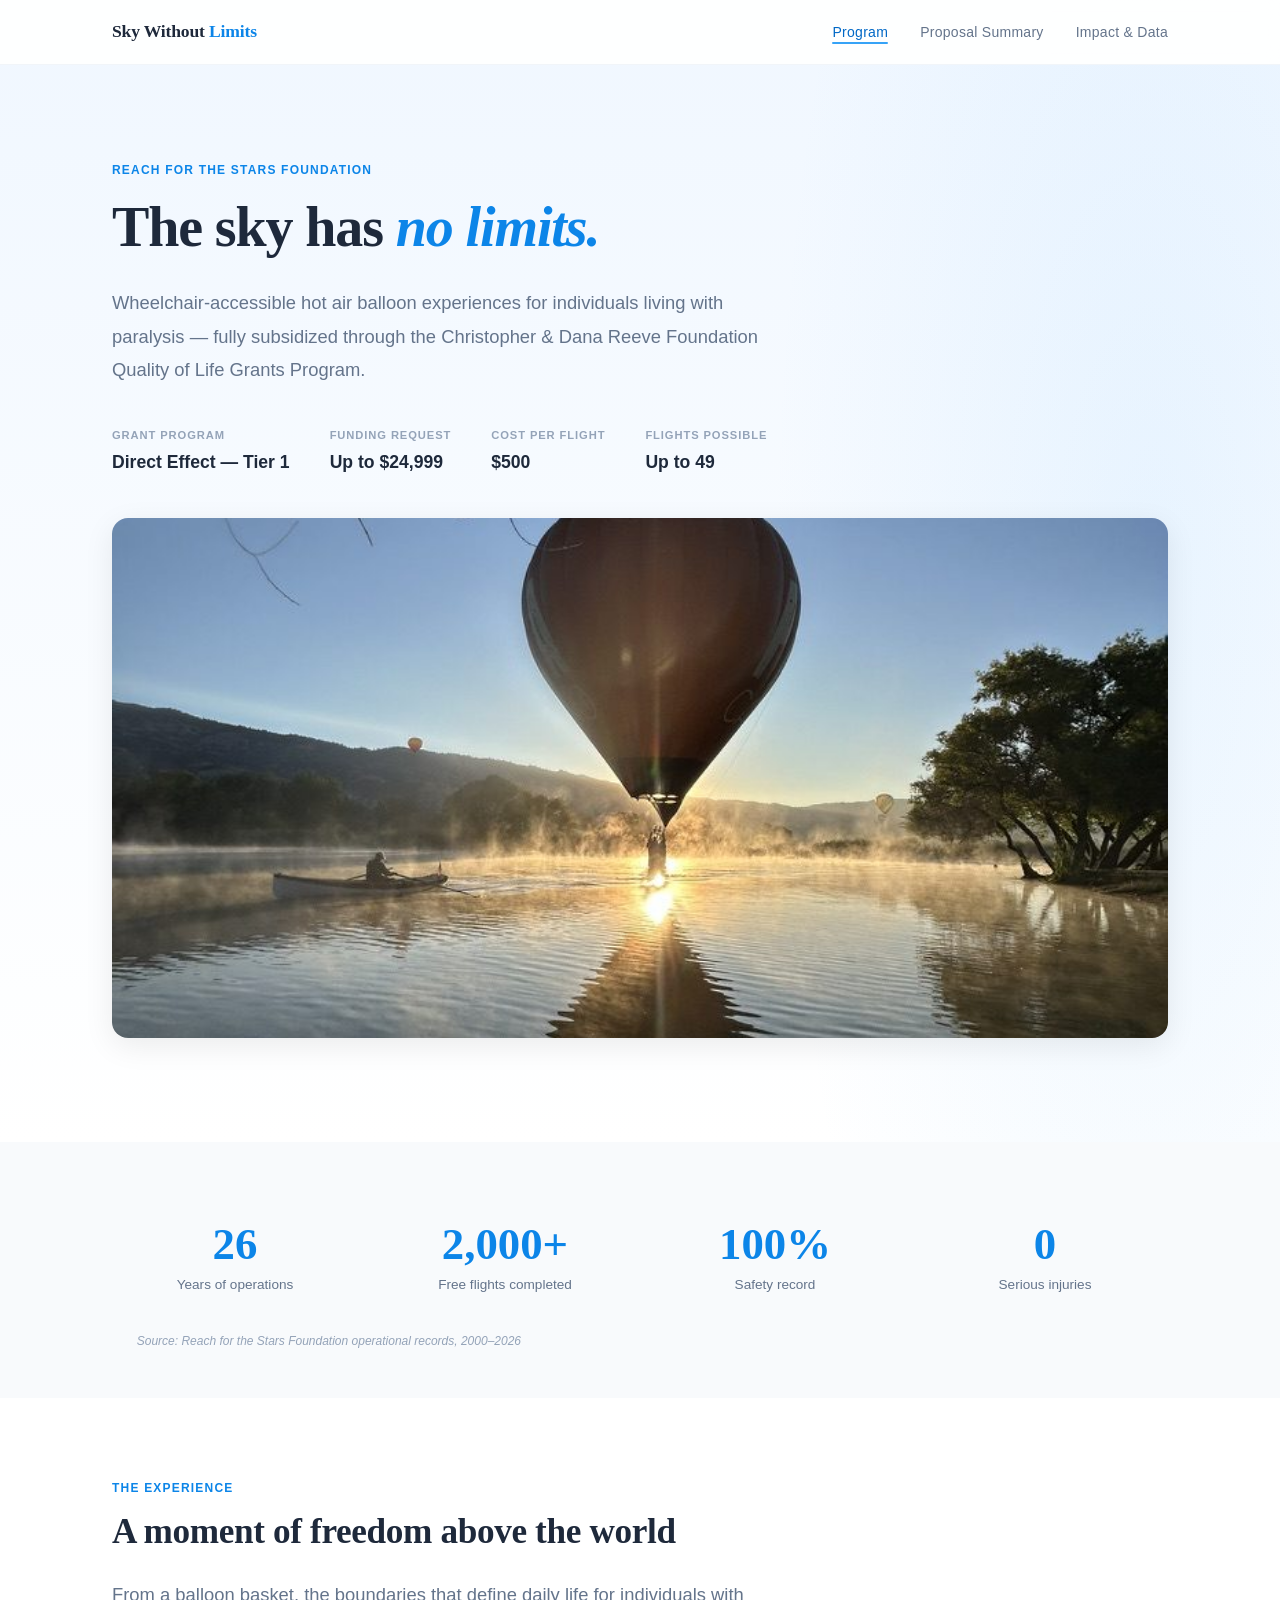
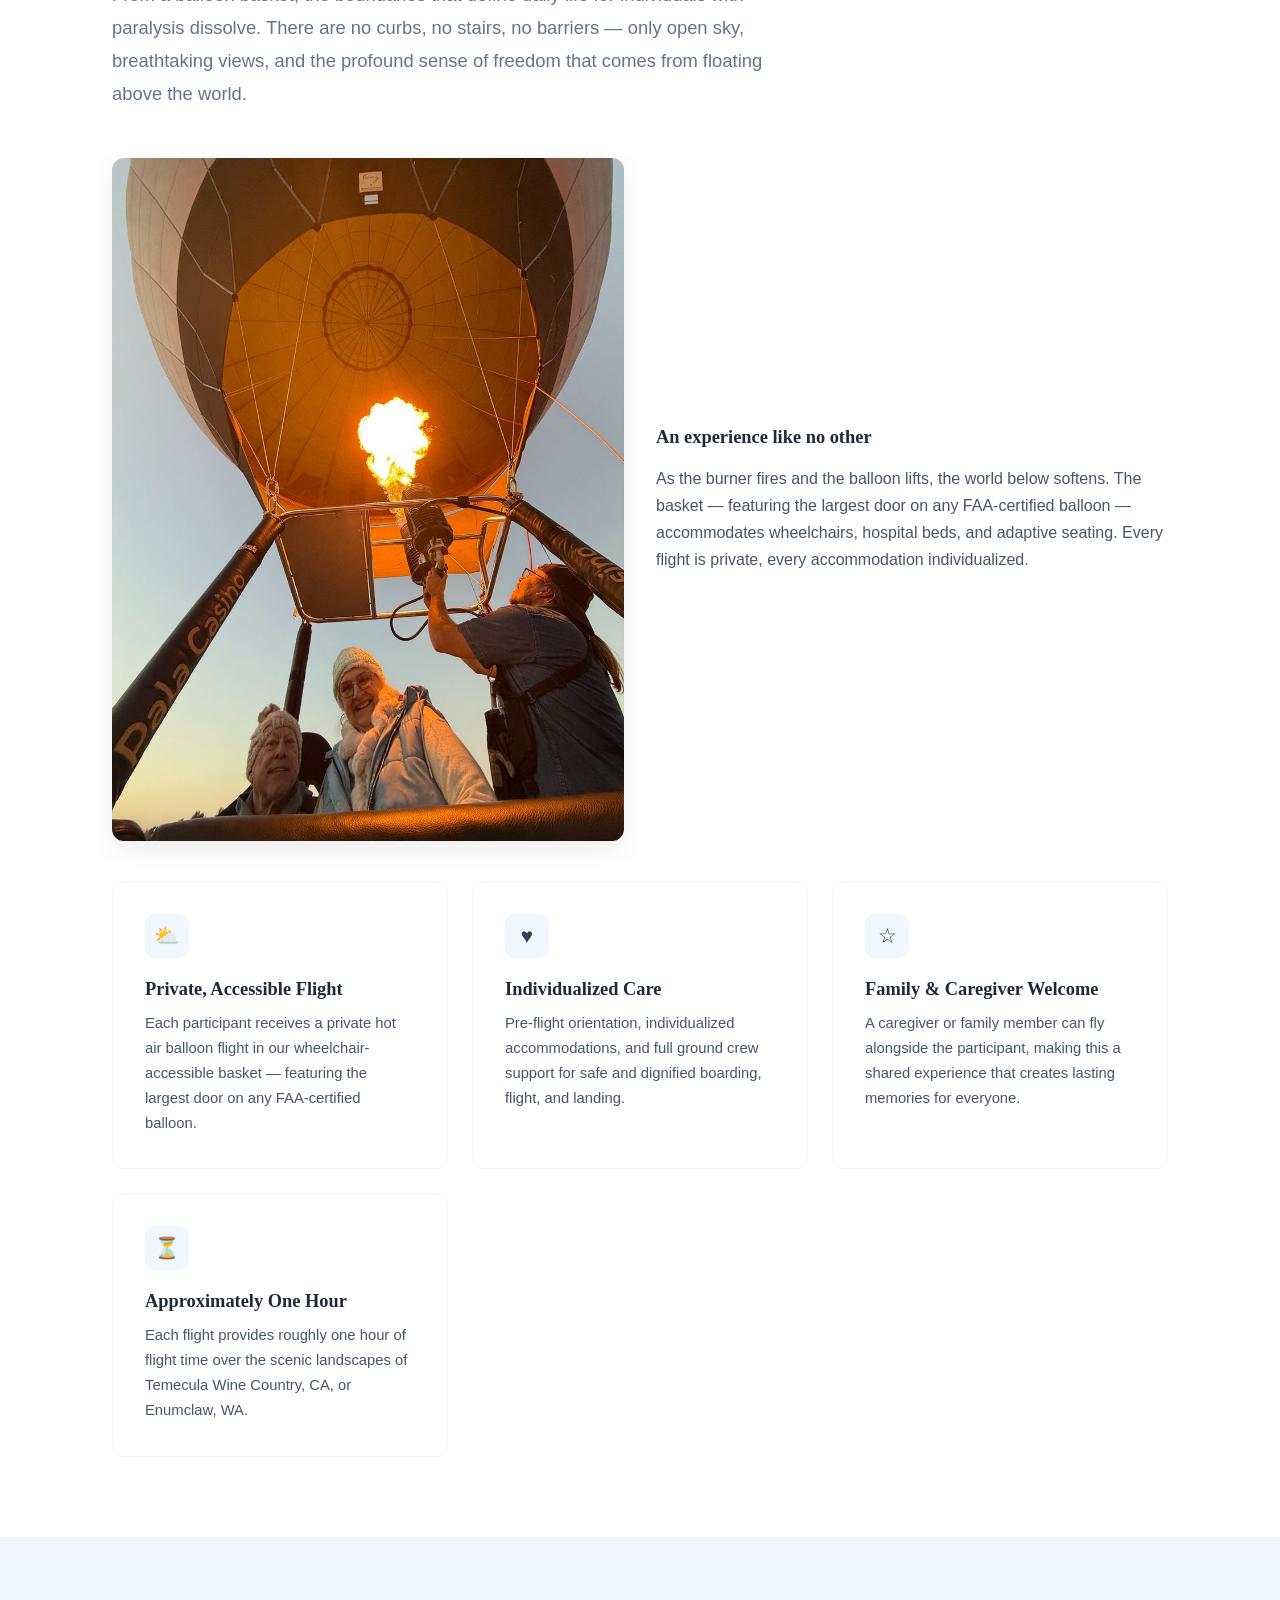
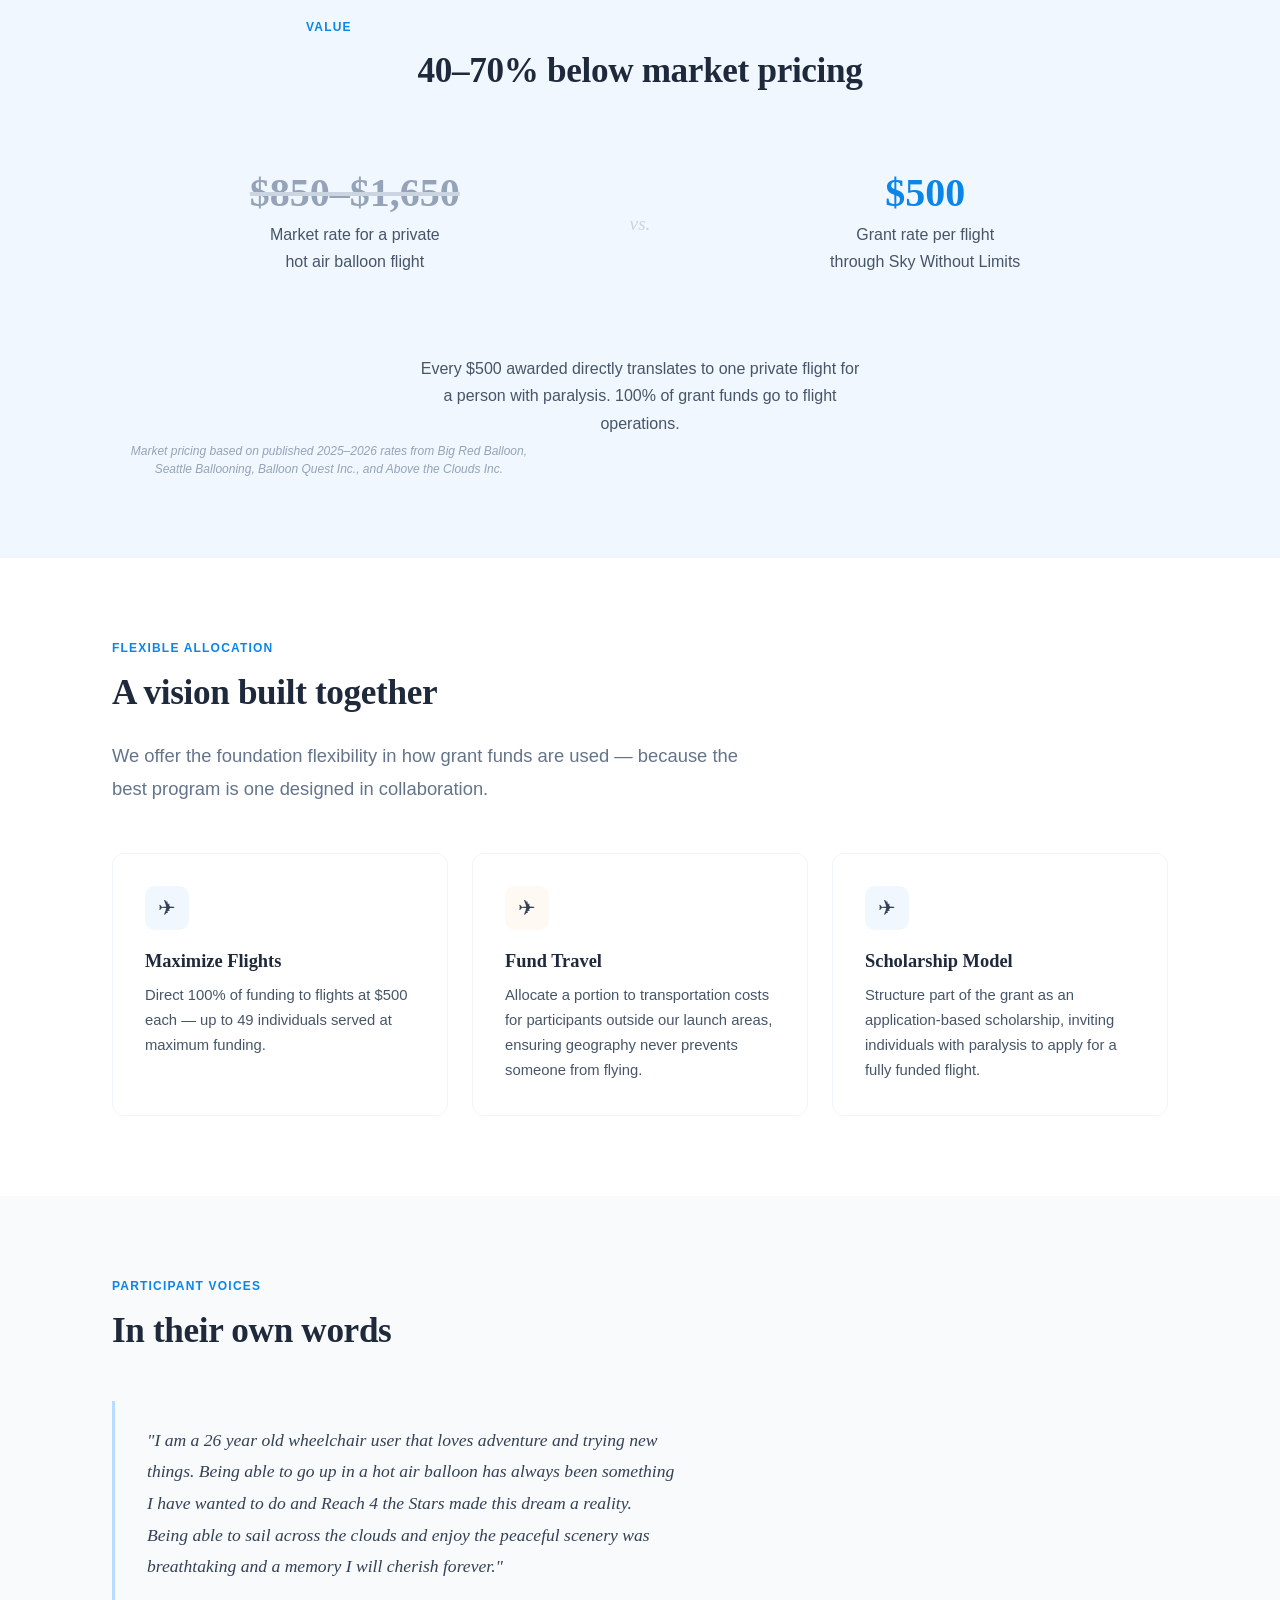
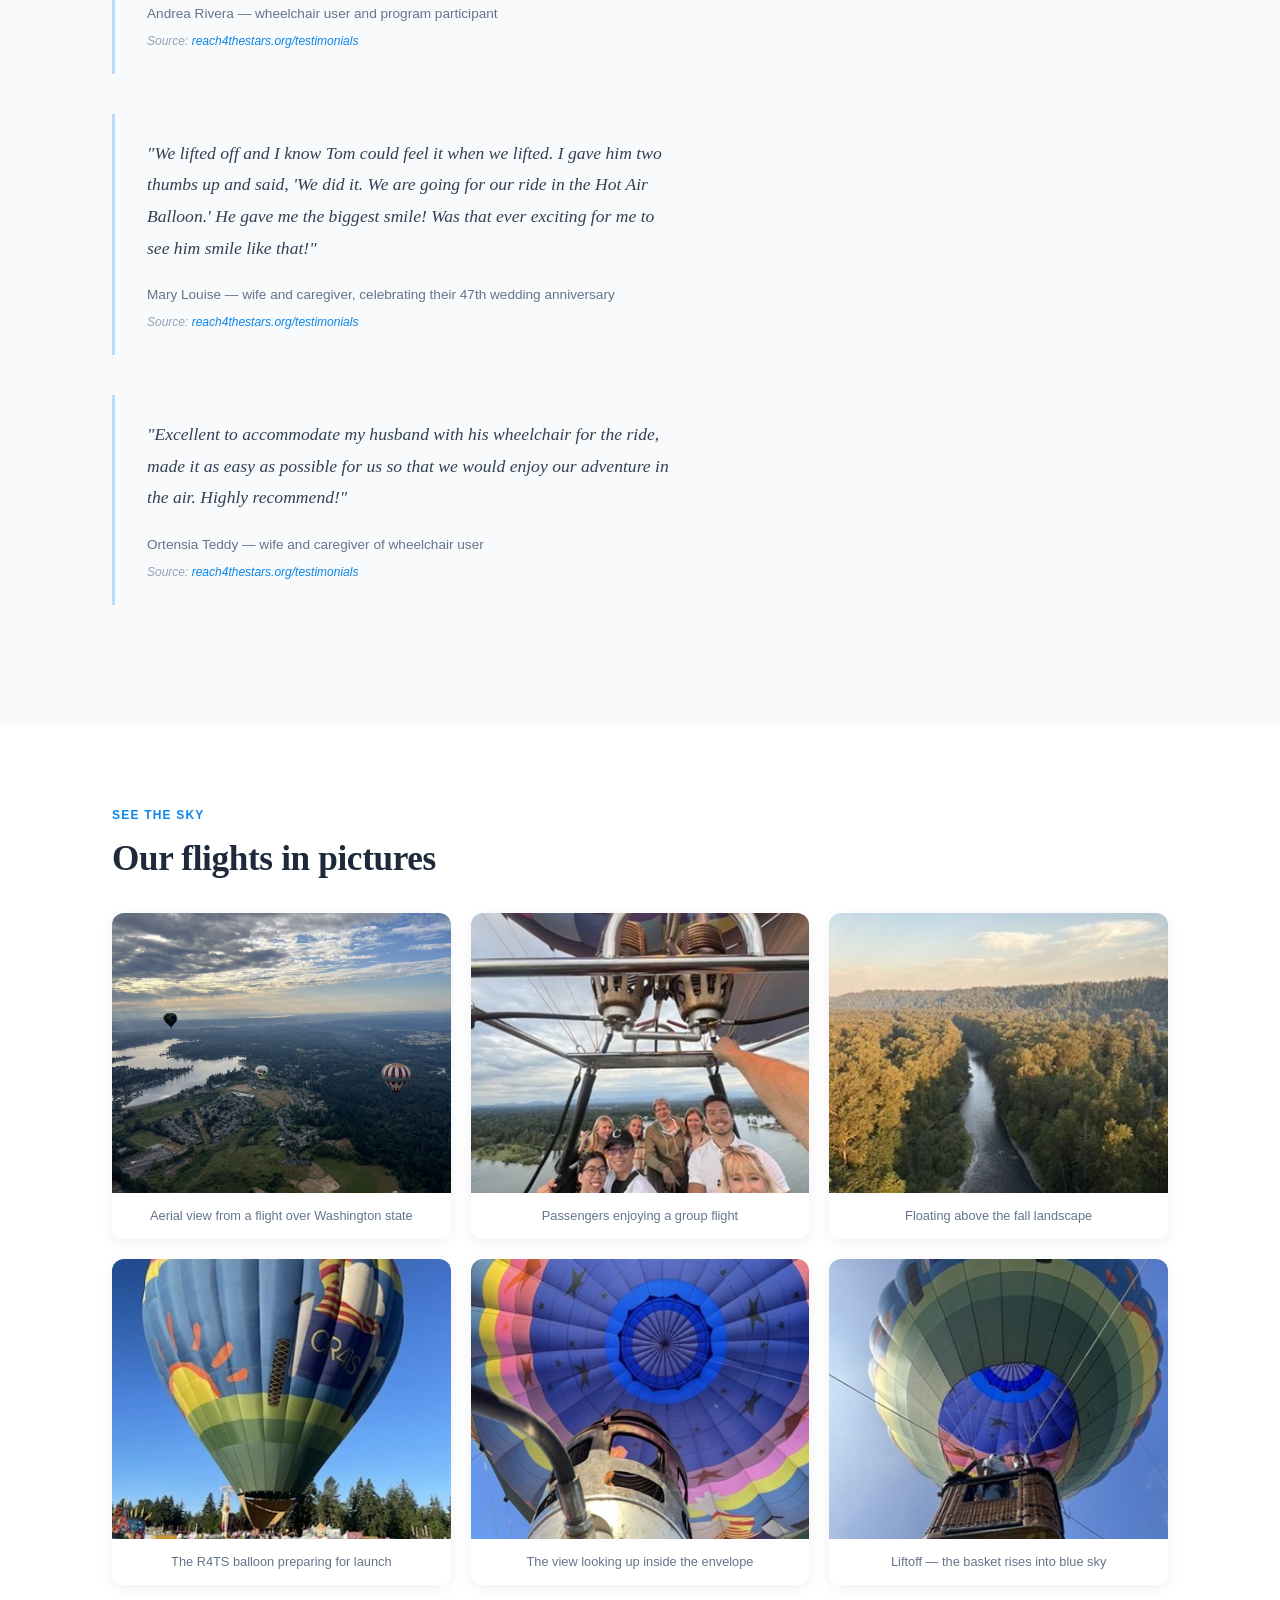
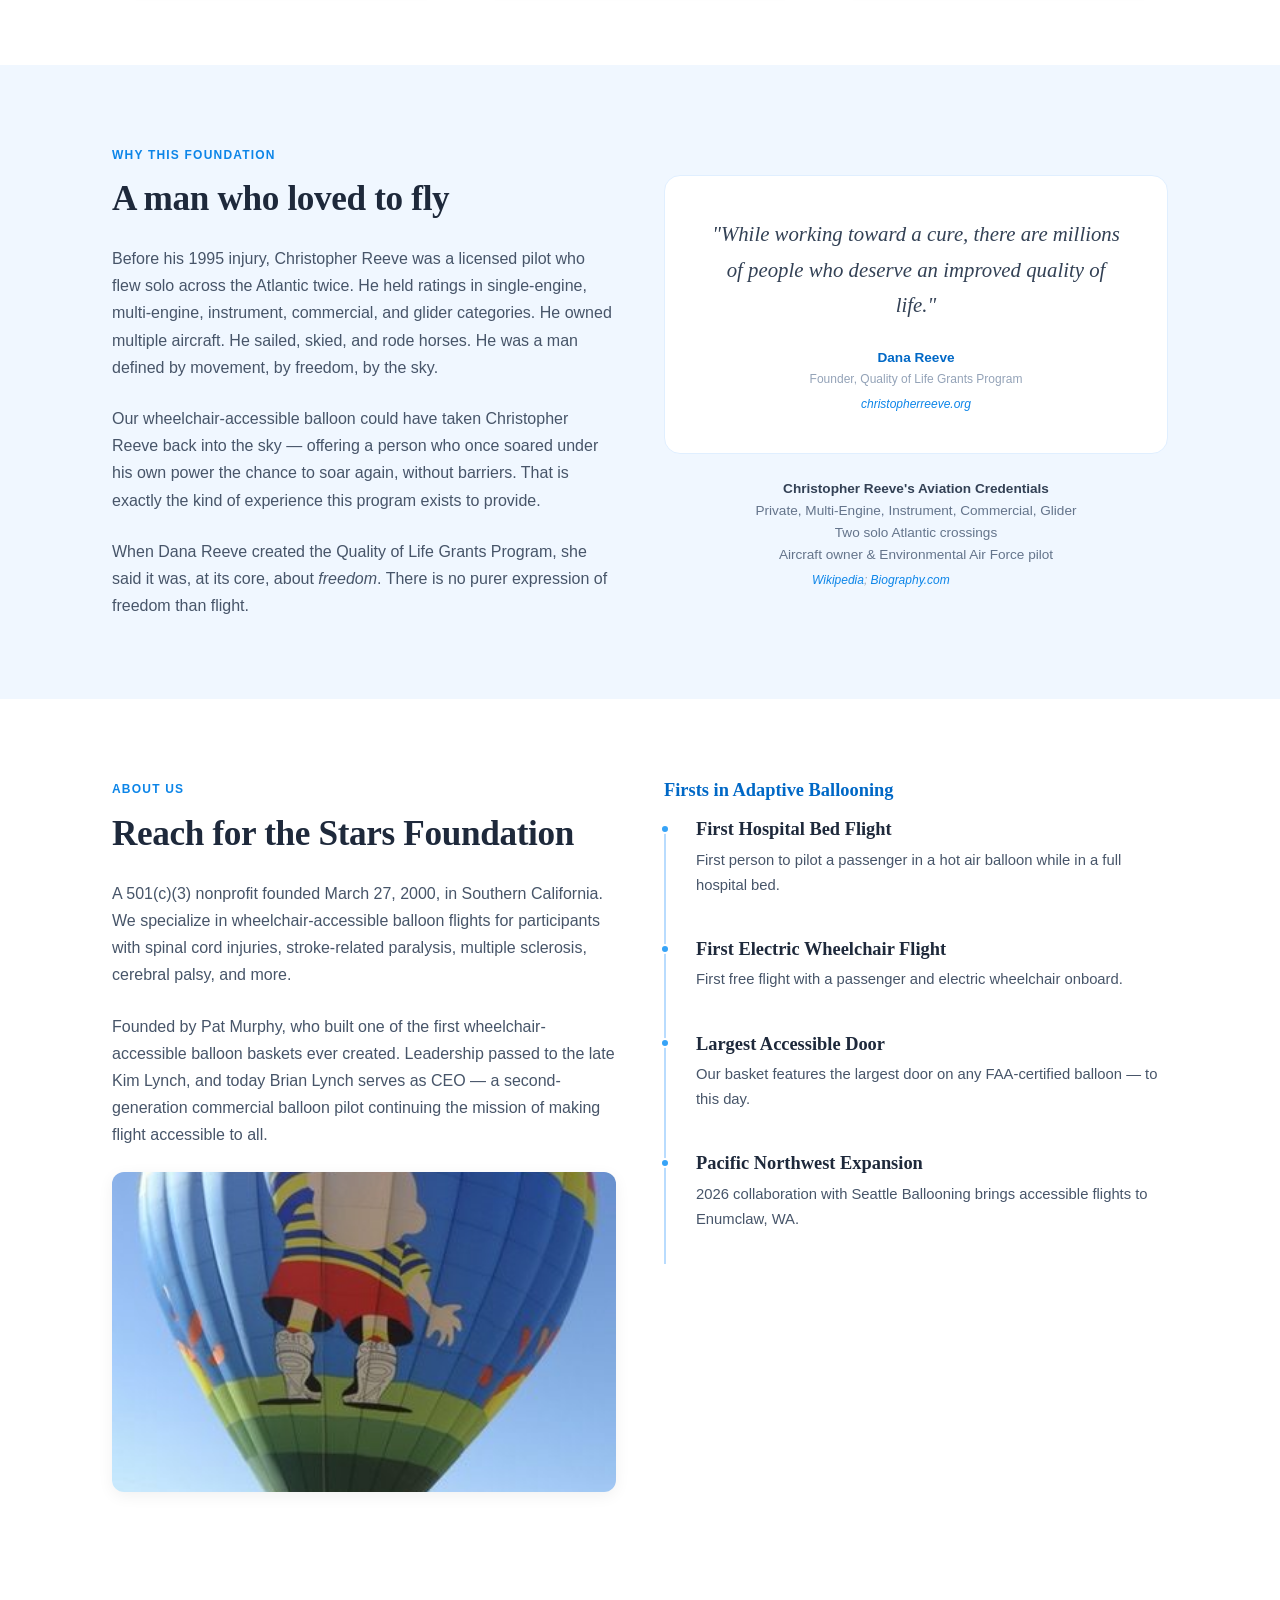
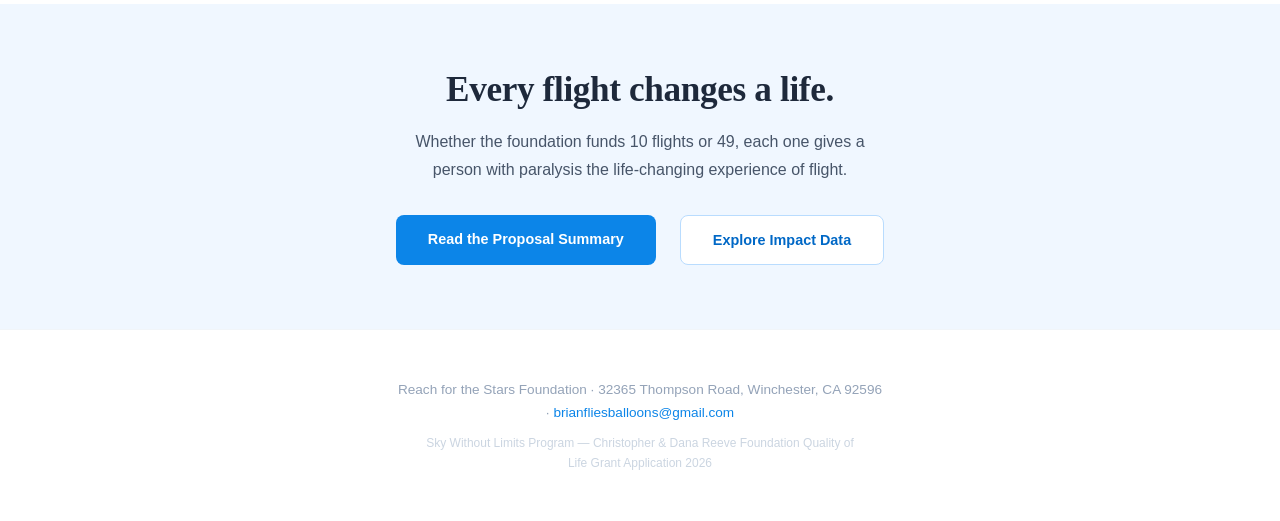
<file: index.html>
<!DOCTYPE html>
<html lang="en">
<head>
  <meta charset="UTF-8">
  <meta name="viewport" content="width=device-width, initial-scale=1.0">
  <title>Sky Without Limits — Reach for the Stars Foundation</title>
  <link rel="stylesheet" href="styles.css">
</head>
<body>

<nav>
  <div class="nav-inner">
    <a href="index.html" class="logo">Sky Without <span>Limits</span></a>
    <button class="nav-toggle" onclick="document.querySelector('.nav-links').classList.toggle('open')" aria-label="Toggle navigation">
      <span></span><span></span><span></span>
    </button>
    <ul class="nav-links">
      <li><a href="index.html" class="active">Program</a></li>
      <li><a href="summary.html">Proposal Summary</a></li>
      <li><a href="impact.html">Impact &amp; Data</a></li>
    </ul>
  </div>
</nav>

<!-- ==================== HERO ==================== -->
<section class="hero">
  <div class="container">
    <p class="section-label fade-up">Reach for the Stars Foundation</p>
    <h1 class="fade-up delay-1">The sky has <em>no limits.</em></h1>
    <p class="lead fade-up delay-2">Wheelchair-accessible hot air balloon experiences for individuals living with paralysis — fully subsidized through the Christopher &amp; Dana Reeve Foundation Quality of Life Grants Program.</p>
    <div class="hero-meta fade-up delay-3">
      <div class="hero-meta-item">
        <span class="label">Grant Program</span>
        <span class="value">Direct Effect — Tier 1</span>
      </div>
      <div class="hero-meta-item">
        <span class="label">Funding Request</span>
        <span class="value">Up to $24,999</span>
      </div>
      <div class="hero-meta-item">
        <span class="label">Cost Per Flight</span>
        <span class="value">$500</span>
      </div>
      <div class="hero-meta-item">
        <span class="label">Flights Possible</span>
        <span class="value">Up to 49</span>
      </div>
    </div>
    <img src="images/lake-reflection-sunrise.jpg" alt="Hot air balloon reflected in a misty lake at sunrise" class="hero-photo fade-up delay-4">
  </div>
</section>

<!-- ==================== STATS BAR ==================== -->
<section class="bg-soft" style="padding: 3rem 0;">
  <div class="container">
    <div class="stat-grid">
      <div class="stat fade-up">
        <div class="number">26</div>
        <div class="label">Years of operations</div>
      </div>
      <div class="stat fade-up delay-1">
        <div class="number">2,000+</div>
        <div class="label">Free flights completed</div>
      </div>
      <div class="stat fade-up delay-2">
        <div class="number">100%</div>
        <div class="label">Safety record</div>
      </div>
      <div class="stat fade-up delay-3">
        <div class="number">0</div>
        <div class="label">Serious injuries</div>
      </div>
    </div>
    <p class="source-note text-center mt-2">Source: Reach for the Stars Foundation operational records, 2000–2026</p>
  </div>
</section>

<!-- ==================== THE EXPERIENCE ==================== -->
<section>
  <div class="container">
    <p class="section-label">The Experience</p>
    <h2 class="mb-3">A moment of freedom above the world</h2>
    <p class="lead mb-6">From a balloon basket, the boundaries that define daily life for individuals with paralysis dissolve. There are no curbs, no stairs, no barriers — only open sky, breathtaking views, and the profound sense of freedom that comes from floating above the world.</p>

    <div class="photo-feature">
      <img src="images/golden-hour-basket.jpg" alt="Passengers in the balloon basket at golden hour with burner flame illuminating the envelope">
      <div class="photo-text">
        <h3 class="mb-2">An experience like no other</h3>
        <p>As the burner fires and the balloon lifts, the world below softens. The basket — featuring the largest door on any FAA-certified balloon — accommodates wheelchairs, hospital beds, and adaptive seating. Every flight is private, every accommodation individualized.</p>
      </div>
    </div>

    <div class="card-grid">
      <div class="card">
        <div class="card-icon">&#9925;</div>
        <h3>Private, Accessible Flight</h3>
        <p>Each participant receives a private hot air balloon flight in our wheelchair-accessible basket — featuring the largest door on any FAA-certified balloon.</p>
      </div>
      <div class="card">
        <div class="card-icon">&#9829;</div>
        <h3>Individualized Care</h3>
        <p>Pre-flight orientation, individualized accommodations, and full ground crew support for safe and dignified boarding, flight, and landing.</p>
      </div>
      <div class="card">
        <div class="card-icon">&#9734;</div>
        <h3>Family &amp; Caregiver Welcome</h3>
        <p>A caregiver or family member can fly alongside the participant, making this a shared experience that creates lasting memories for everyone.</p>
      </div>
      <div class="card">
        <div class="card-icon">&#9203;</div>
        <h3>Approximately One Hour</h3>
        <p>Each flight provides roughly one hour of flight time over the scenic landscapes of Temecula Wine Country, CA, or Enumclaw, WA.</p>
      </div>
    </div>
  </div>
</section>

<!-- ==================== VALUE ==================== -->
<section class="bg-sky">
  <div class="container text-center">
    <p class="section-label">Value</p>
    <h2 class="mb-6">40–70% below market pricing</h2>
    <div class="comparison">
      <div class="comparison-item">
        <div class="price-tag market">$850–$1,650</div>
        <p>Market rate for a private<br>hot air balloon flight</p>
      </div>
      <div class="comparison-vs">vs.</div>
      <div class="comparison-item">
        <div class="price-tag grant">$500</div>
        <p>Grant rate per flight<br>through Sky Without Limits</p>
      </div>
    </div>
    <p class="mt-6 mx-auto" style="max-width: 50ch; text-align: center;">Every $500 awarded directly translates to one private flight for a person with paralysis. 100% of grant funds go to flight operations.</p>
    <p class="source-note mt-2">Market pricing based on published 2025–2026 rates from Big Red Balloon, Seattle Ballooning, Balloon Quest Inc., and Above the Clouds Inc.</p>
  </div>
</section>

<!-- ==================== FLEXIBILITY ==================== -->
<section>
  <div class="container">
    <p class="section-label">Flexible Allocation</p>
    <h2 class="mb-3">A vision built together</h2>
    <p class="lead mb-6">We offer the foundation flexibility in how grant funds are used — because the best program is one designed in collaboration.</p>
    <div class="card-grid" style="grid-template-columns: repeat(3, 1fr);">
      <div class="card">
        <div class="card-icon" style="background: var(--sky-50);">&#9992;</div>
        <h3>Maximize Flights</h3>
        <p>Direct 100% of funding to flights at $500 each — up to 49 individuals served at maximum funding.</p>
      </div>
      <div class="card">
        <div class="card-icon" style="background: var(--warm-50);">&#9992;</div>
        <h3>Fund Travel</h3>
        <p>Allocate a portion to transportation costs for participants outside our launch areas, ensuring geography never prevents someone from flying.</p>
      </div>
      <div class="card">
        <div class="card-icon" style="background: var(--sky-50);">&#9992;</div>
        <h3>Scholarship Model</h3>
        <p>Structure part of the grant as an application-based scholarship, inviting individuals with paralysis to apply for a fully funded flight.</p>
      </div>
    </div>
  </div>
</section>

<!-- ==================== TESTIMONIALS ==================== -->
<section class="bg-soft">
  <div class="container">
    <p class="section-label">Participant Voices</p>
    <h2 class="mb-6">In their own words</h2>

    <div class="testimonial">
      <blockquote>"I am a 26 year old wheelchair user that loves adventure and trying new things. Being able to go up in a hot air balloon has always been something I have wanted to do and Reach 4 the Stars made this dream a reality. Being able to sail across the clouds and enjoy the peaceful scenery was breathtaking and a memory I will cherish forever."</blockquote>
      <cite>Andrea Rivera — wheelchair user and program participant</cite>
      <p class="source-note">Source: <a href="https://www.reach4thestars.org/testimonials.html">reach4thestars.org/testimonials</a></p>
    </div>

    <div class="testimonial">
      <blockquote>"We lifted off and I know Tom could feel it when we lifted. I gave him two thumbs up and said, 'We did it. We are going for our ride in the Hot Air Balloon.' He gave me the biggest smile! Was that ever exciting for me to see him smile like that!"</blockquote>
      <cite>Mary Louise — wife and caregiver, celebrating their 47th wedding anniversary</cite>
      <p class="source-note">Source: <a href="https://www.reach4thestars.org/testimonials.html">reach4thestars.org/testimonials</a></p>
    </div>

    <div class="testimonial">
      <blockquote>"Excellent to accommodate my husband with his wheelchair for the ride, made it as easy as possible for us so that we would enjoy our adventure in the air. Highly recommend!"</blockquote>
      <cite>Ortensia Teddy — wife and caregiver of wheelchair user</cite>
      <p class="source-note">Source: <a href="https://www.reach4thestars.org/testimonials.html">reach4thestars.org/testimonials</a></p>
    </div>
  </div>
</section>

<!-- ==================== PHOTO GALLERY ==================== -->
<section>
  <div class="container">
    <p class="section-label">See the Sky</p>
    <h2 class="mb-2">Our flights in pictures</h2>
    <div class="photo-grid">
      <div class="photo-card">
        <img src="images/aerial-panoramic.jpg" alt="Aerial view from balloon showing three balloons over lakes and forests">
        <div class="photo-caption">Aerial view from a flight over Washington state</div>
      </div>
      <div class="photo-card">
        <img src="images/passengers-selfie.jpg" alt="Group of happy passengers in the balloon basket during flight">
        <div class="photo-caption">Passengers enjoying a group flight</div>
      </div>
      <div class="photo-card">
        <img src="images/balloon-over-river.jpg" alt="Colorful balloon floating above an autumn river and forest">
        <div class="photo-caption">Floating above the fall landscape</div>
      </div>
      <div class="photo-card">
        <img src="images/r4ts-balloon-field.jpg" alt="The Reach for the Stars balloon inflating on a green field">
        <div class="photo-caption">The R4TS balloon preparing for launch</div>
      </div>
      <div class="photo-card">
        <img src="images/inside-envelope-colorful.jpg" alt="Looking up inside the colorful balloon envelope from the basket">
        <div class="photo-caption">The view looking up inside the envelope</div>
      </div>
      <div class="photo-card">
        <img src="images/balloon-from-below.jpg" alt="Balloon and basket seen from directly below against blue sky">
        <div class="photo-caption">Liftoff — the basket rises into blue sky</div>
      </div>
    </div>
  </div>
</section>

<!-- ==================== REEVE CONNECTION ==================== -->
<section class="bg-sky">
  <div class="container">
    <div class="two-col" style="align-items: center;">
      <div>
        <p class="section-label">Why This Foundation</p>
        <h2 class="mb-3">A man who loved to fly</h2>
        <p class="mb-3">Before his 1995 injury, Christopher Reeve was a licensed pilot who flew solo across the Atlantic twice. He held ratings in single-engine, multi-engine, instrument, commercial, and glider categories. He owned multiple aircraft. He sailed, skied, and rode horses. He was a man defined by movement, by freedom, by the sky.</p>
        <p class="mb-3">Our wheelchair-accessible balloon could have taken Christopher Reeve back into the sky — offering a person who once soared under his own power the chance to soar again, without barriers. That is exactly the kind of experience this program exists to provide.</p>
        <p>When Dana Reeve created the Quality of Life Grants Program, she said it was, at its core, about <em>freedom</em>. There is no purer expression of freedom than flight.</p>
      </div>
      <div style="text-align: center;">
        <div style="background: var(--white); border-radius: 16px; padding: 2.5rem; border: 1px solid var(--sky-100);">
          <div style="font-family: var(--font-serif); font-size: 1.3rem; font-style: italic; color: var(--slate-700); line-height: 1.7; margin-bottom: 1.5rem;">"While working toward a cure, there are millions of people who deserve an improved quality of life."</div>
          <div style="font-size: 0.85rem; font-weight: 600; color: var(--sky-600);">Dana Reeve</div>
          <div style="font-size: 0.75rem; color: var(--slate-400);">Founder, Quality of Life Grants Program</div>
          <p class="source-note mt-2"><a href="https://www.christopherreeve.org/todays-care/paralysis-help-overview/dana-reeve/">christopherreeve.org</a></p>
        </div>
        <div style="margin-top: 1.5rem; font-size: 0.85rem; color: var(--slate-500); line-height: 1.6;">
          <strong style="color: var(--slate-700);">Christopher Reeve's Aviation Credentials</strong><br>
          Private, Multi-Engine, Instrument, Commercial, Glider<br>
          Two solo Atlantic crossings<br>
          Aircraft owner &amp; Environmental Air Force pilot
        </div>
        <p class="source-note mt-1"><a href="https://en.wikipedia.org/wiki/Christopher_Reeve">Wikipedia</a>; <a href="https://www.biography.com/actors/christopher-reeve-horseback-riding-accident">Biography.com</a></p>
      </div>
    </div>
  </div>
</section>

<!-- ==================== ORGANIZATION ==================== -->
<section>
  <div class="container">
    <div class="two-col">
      <div>
        <p class="section-label">About Us</p>
        <h2 class="mb-3">Reach for the Stars Foundation</h2>
        <p class="mb-3">A 501(c)(3) nonprofit founded March 27, 2000, in Southern California. We specialize in wheelchair-accessible balloon flights for participants with spinal cord injuries, stroke-related paralysis, multiple sclerosis, cerebral palsy, and more.</p>
        <p>Founded by Pat Murphy, who built one of the first wheelchair-accessible balloon baskets ever created. Leadership passed to the late Kim Lynch, and today Brian Lynch serves as CEO — a second-generation commercial balloon pilot continuing the mission of making flight accessible to all.</p>
        <div class="photo-inline" style="margin-top: 1.5rem;">
          <img src="images/balloon-festival-character.jpg" alt="The Reach for the Stars character balloon at a festival" style="max-height: 320px;">
        </div>
      </div>
      <div>
        <h3 class="mb-2" style="color: var(--sky-600);">Firsts in Adaptive Ballooning</h3>
        <div class="timeline">
          <div class="timeline-item">
            <h3>First Hospital Bed Flight</h3>
            <p>First person to pilot a passenger in a hot air balloon while in a full hospital bed.</p>
          </div>
          <div class="timeline-item">
            <h3>First Electric Wheelchair Flight</h3>
            <p>First free flight with a passenger and electric wheelchair onboard.</p>
          </div>
          <div class="timeline-item">
            <h3>Largest Accessible Door</h3>
            <p>Our basket features the largest door on any FAA-certified balloon — to this day.</p>
          </div>
          <div class="timeline-item">
            <h3>Pacific Northwest Expansion</h3>
            <p>2026 collaboration with Seattle Ballooning brings accessible flights to Enumclaw, WA.</p>
          </div>
        </div>
      </div>
    </div>
  </div>
</section>

<!-- ==================== CTA ==================== -->
<section class="bg-sky" style="padding: 4rem 0;">
  <div class="container text-center">
    <h2 class="mb-2">Every flight changes a life.</h2>
    <p class="mx-auto" style="max-width: 55ch; text-align: center;">Whether the foundation funds 10 flights or 49, each one gives a person with paralysis the life-changing experience of flight.</p>
    <div class="mt-4" style="display: flex; gap: 1.5rem; justify-content: center; flex-wrap: wrap;">
      <a href="summary.html" style="display: inline-block; padding: 0.75rem 2rem; background: var(--sky-500); color: white; border-radius: 8px; text-decoration: none; font-weight: 600; font-size: 0.9rem; transition: var(--transition);">Read the Proposal Summary</a>
      <a href="impact.html" style="display: inline-block; padding: 0.75rem 2rem; background: var(--white); color: var(--sky-600); border: 1px solid var(--sky-200); border-radius: 8px; text-decoration: none; font-weight: 600; font-size: 0.9rem; transition: var(--transition);">Explore Impact Data</a>
    </div>
  </div>
</section>

<footer>
  <div class="container">
    <p>Reach for the Stars Foundation &middot; 32365 Thompson Road, Winchester, CA 92596 &middot; <a href="mailto:brianfliesballoons@gmail.com">brianfliesballoons@gmail.com</a></p>
    <p class="mt-1" style="font-size: 0.75rem; color: var(--slate-300);">Sky Without Limits Program — Christopher &amp; Dana Reeve Foundation Quality of Life Grant Application 2026</p>
  </div>
</footer>

<script>
// Animate elements on scroll
const observer = new IntersectionObserver((entries) => {
  entries.forEach(entry => {
    if (entry.isIntersecting) {
      entry.target.classList.add('fade-up');
      observer.unobserve(entry.target);
    }
  });
}, { threshold: 0.1 });

document.querySelectorAll('.card, .stat, .testimonial, .timeline-item').forEach(el => {
  observer.observe(el);
});
</script>

</body>
</html>
</file>
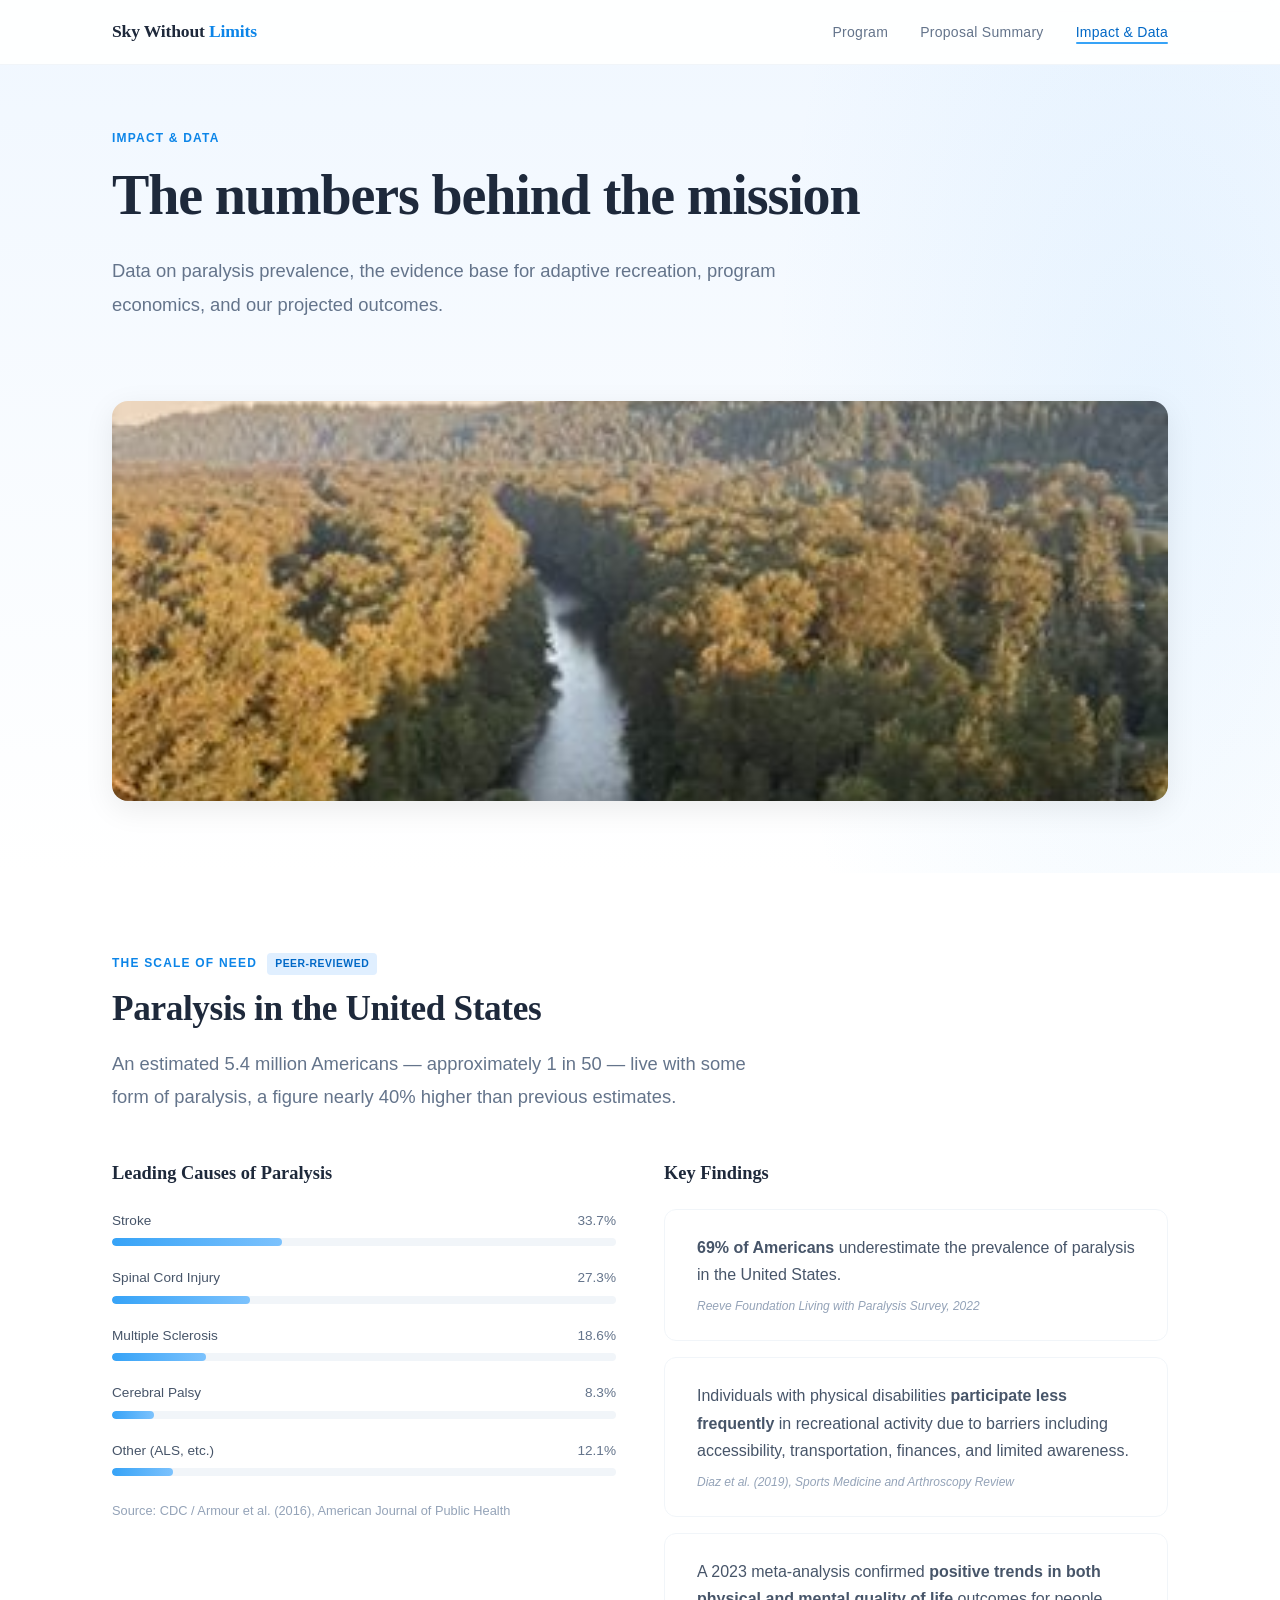
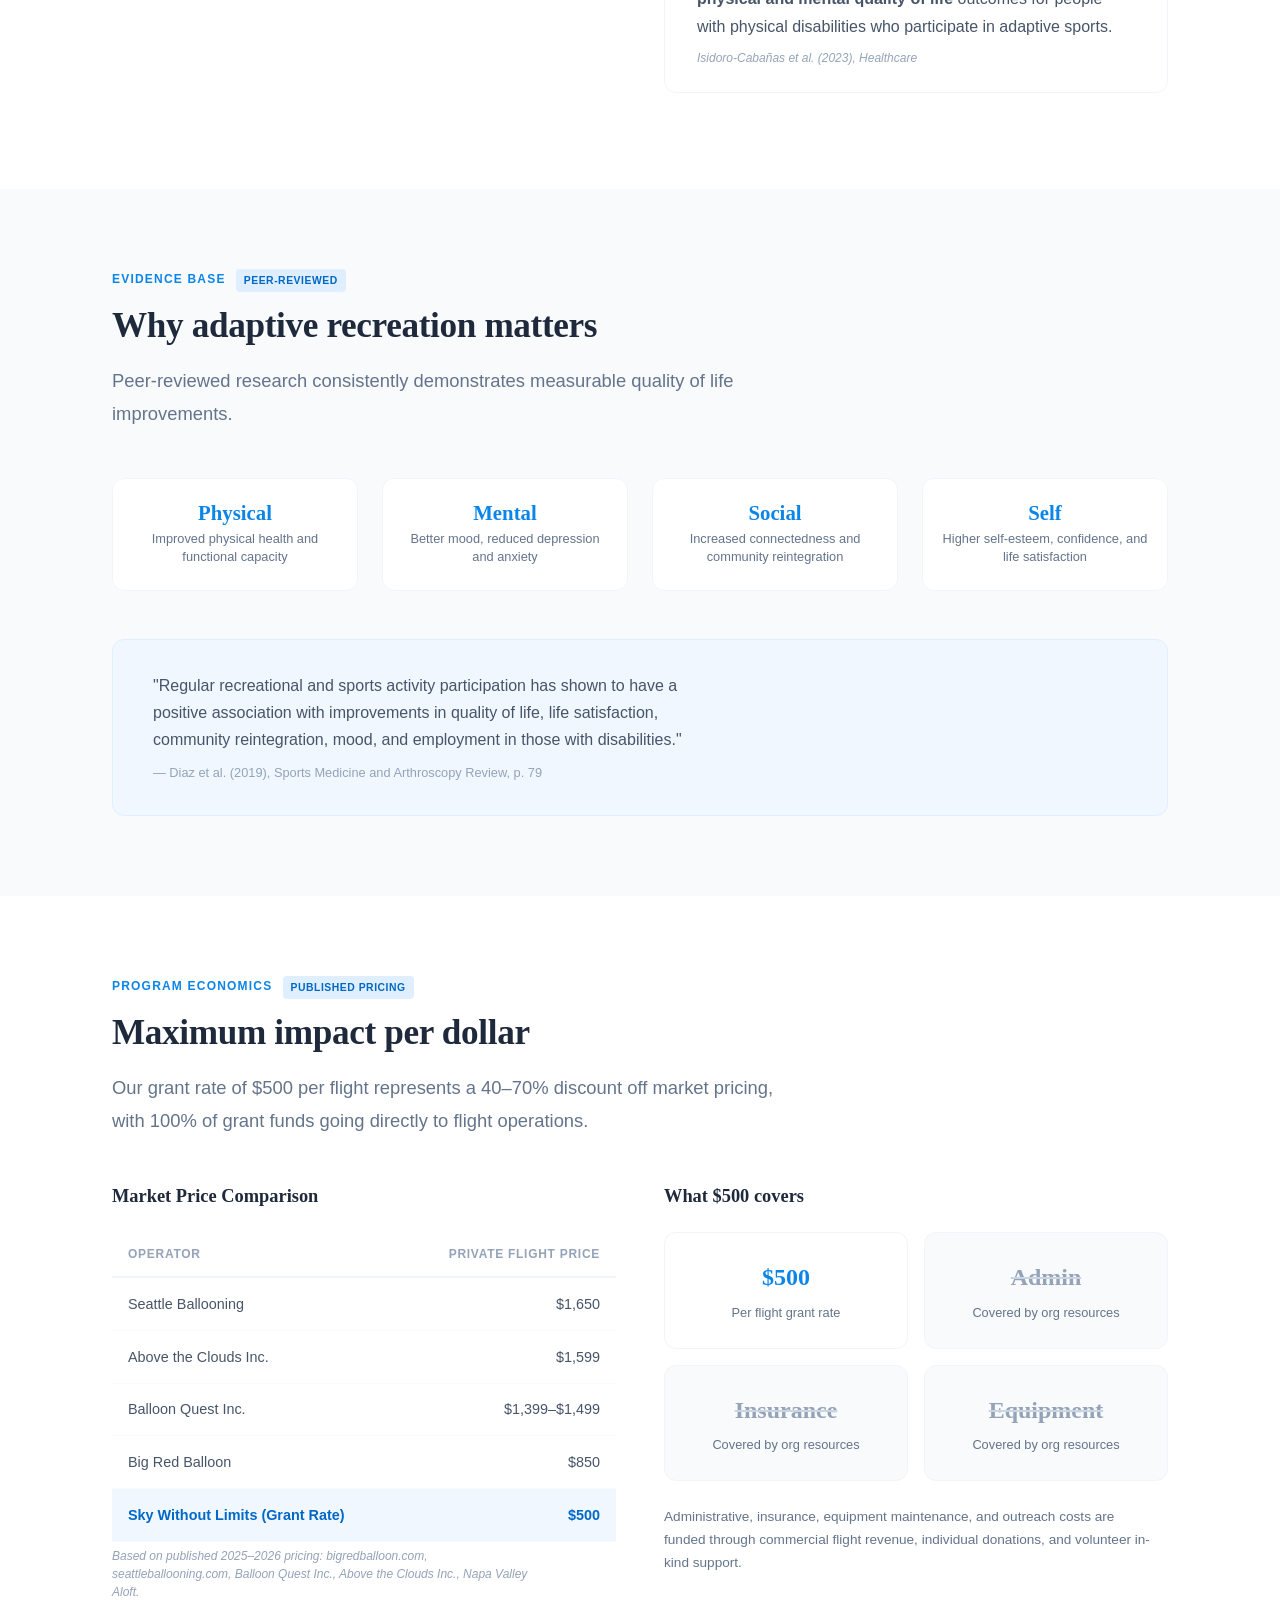
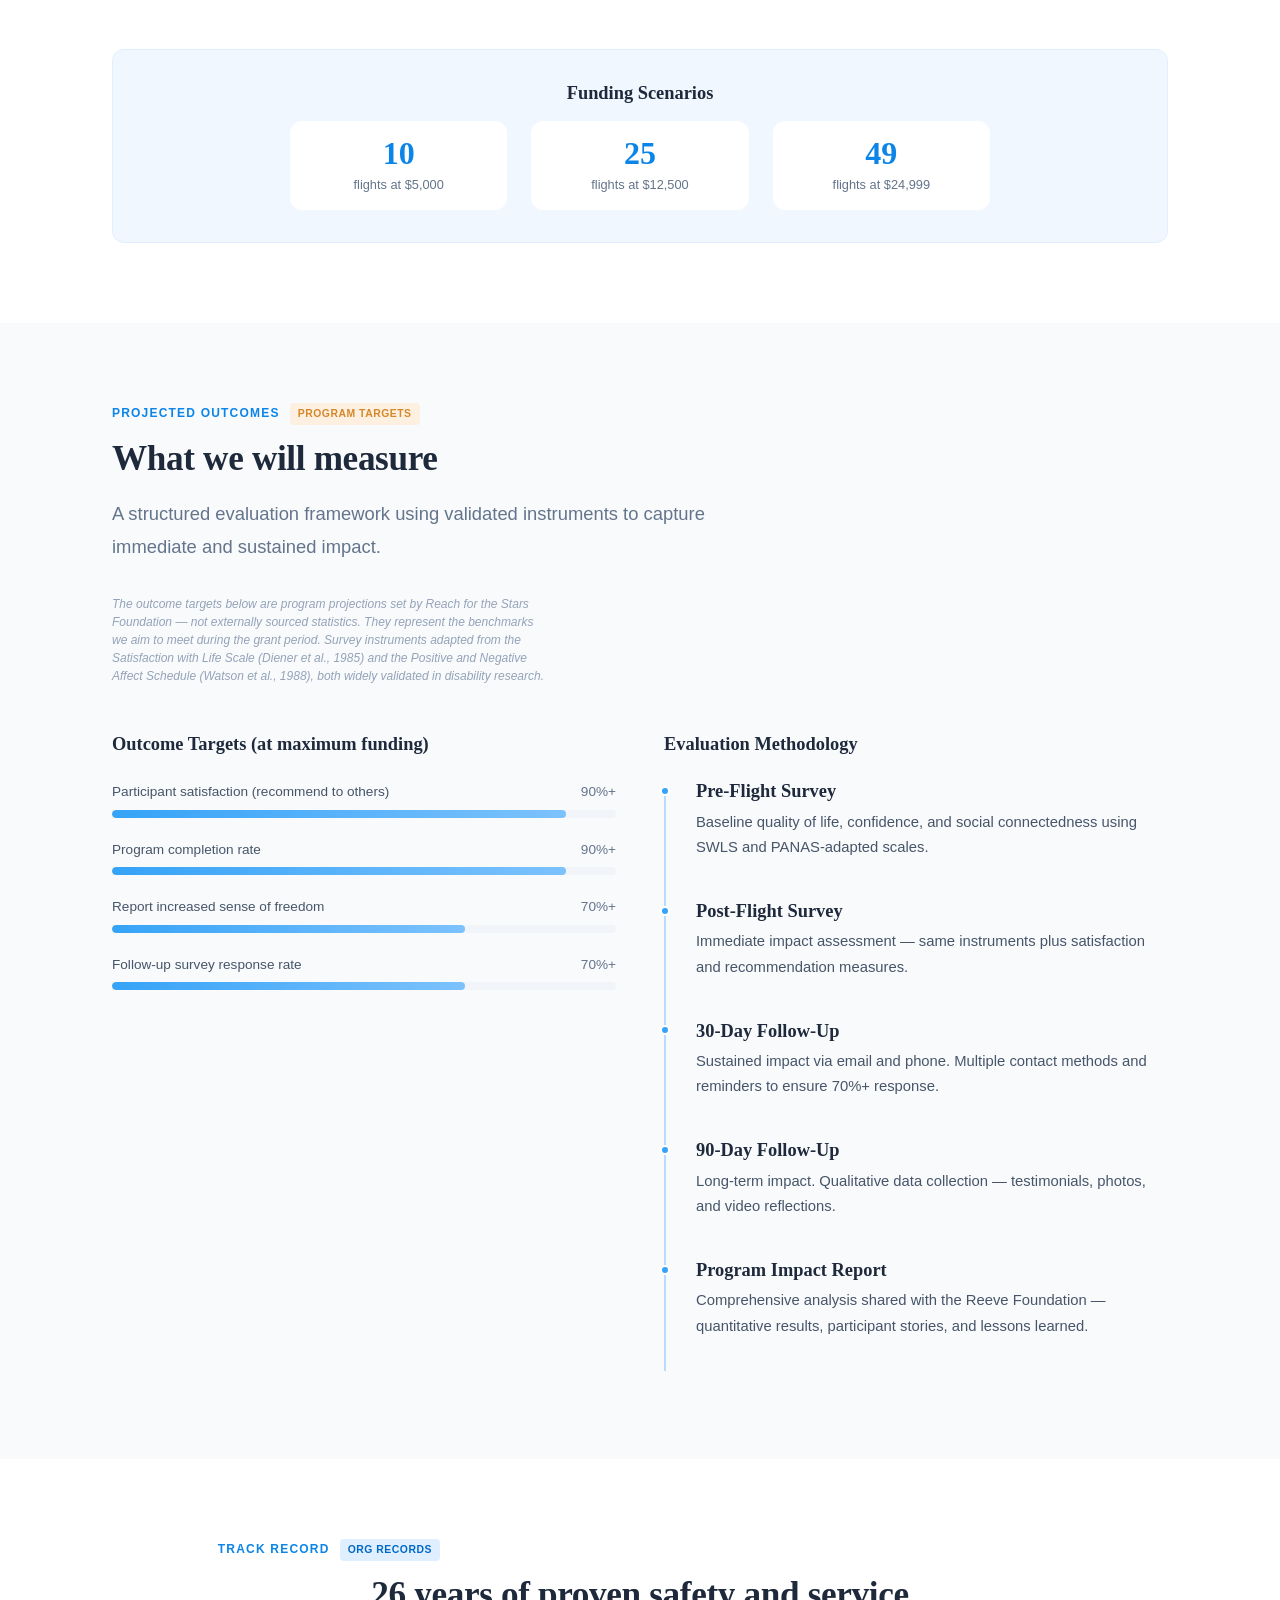
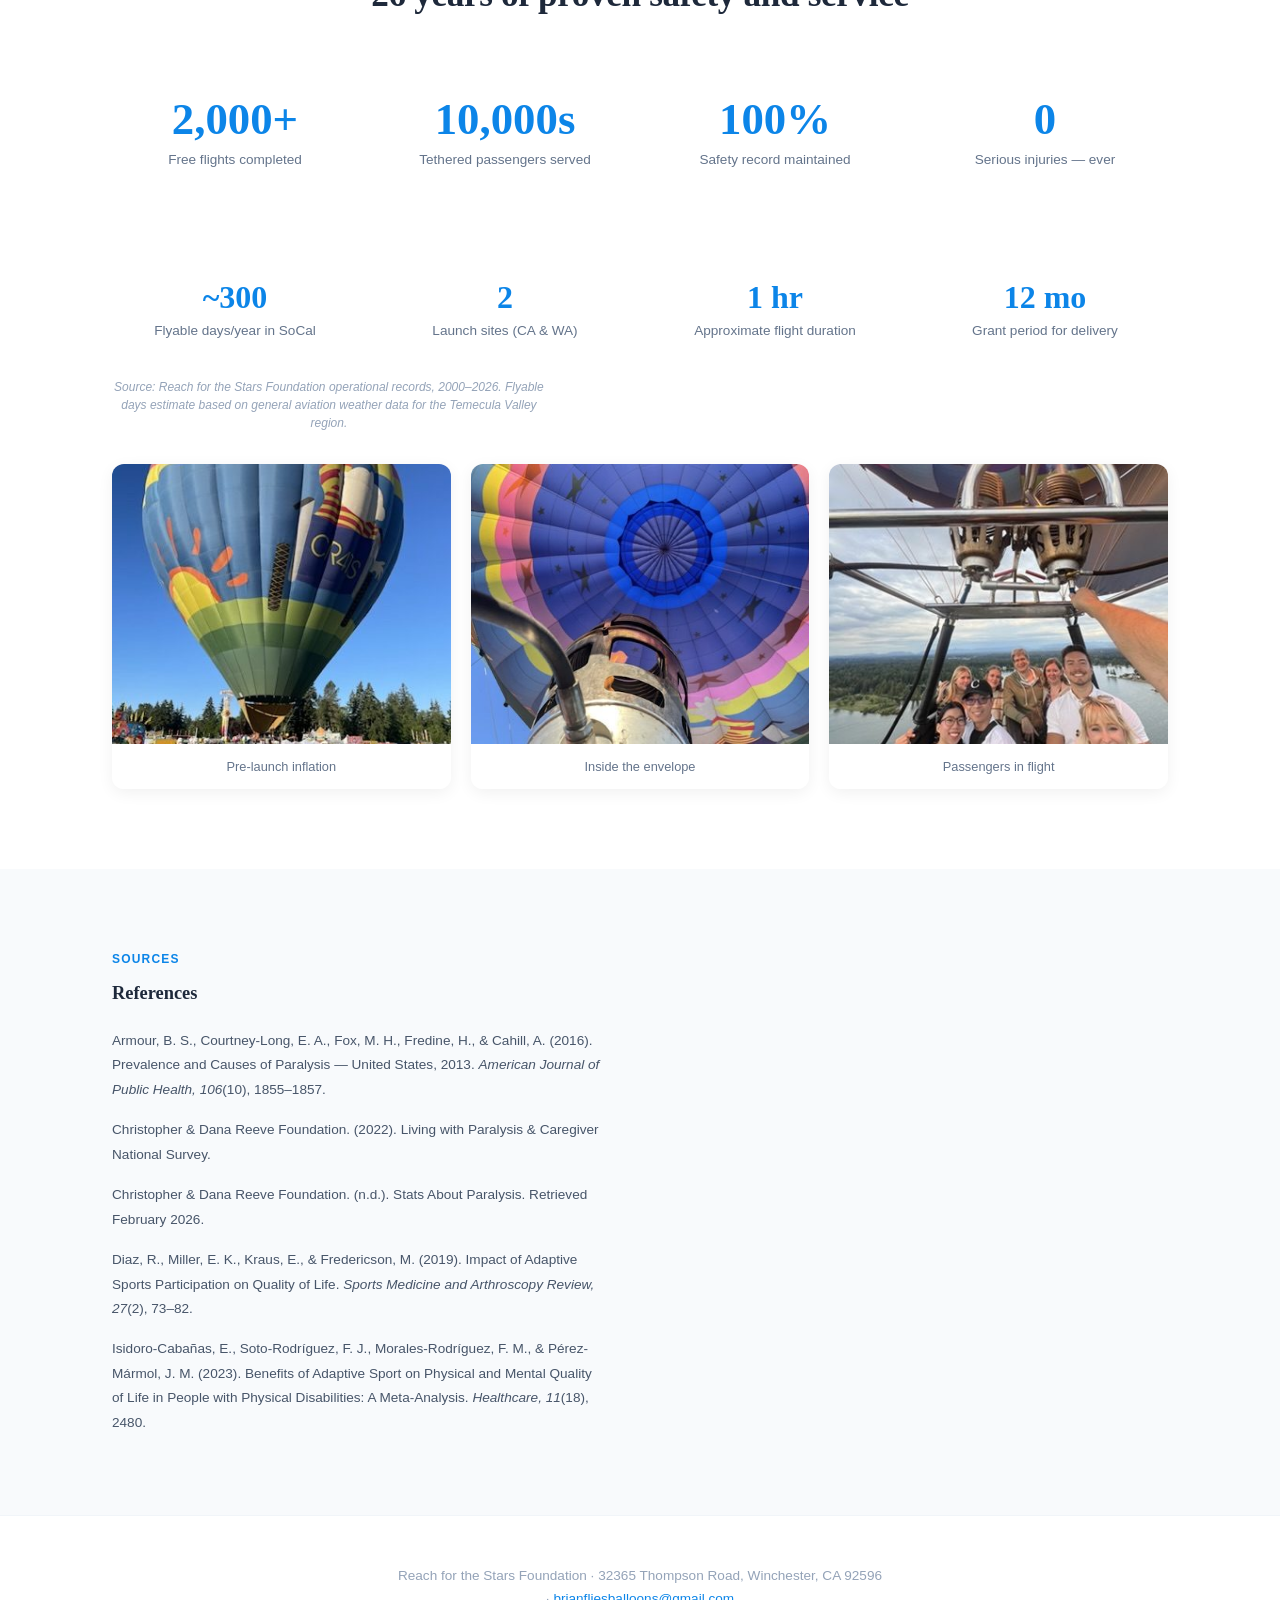
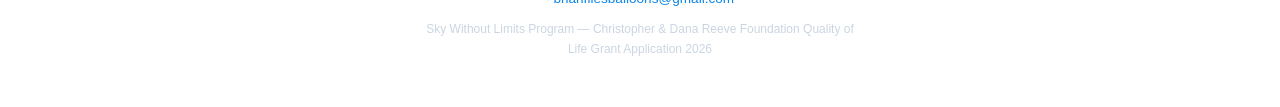
<file: impact.html>
<!DOCTYPE html>
<html lang="en">
<head>
  <meta charset="UTF-8">
  <meta name="viewport" content="width=device-width, initial-scale=1.0">
  <title>Impact &amp; Data — Sky Without Limits</title>
  <link rel="stylesheet" href="styles.css">
  <style>
    /* Page-specific styles for data visualizations */
    .metric-ring {
      width: 140px;
      height: 140px;
      border-radius: 50%;
      display: flex;
      align-items: center;
      justify-content: center;
      margin: 0 auto 1rem;
      position: relative;
    }
    .metric-ring svg {
      position: absolute;
      top: 0;
      left: 0;
      width: 100%;
      height: 100%;
      transform: rotate(-90deg);
    }
    .metric-ring circle {
      fill: none;
      stroke-width: 6;
    }
    .metric-ring .ring-bg { stroke: var(--slate-100); }
    .metric-ring .ring-fill {
      stroke: var(--sky-400);
      stroke-linecap: round;
      transition: stroke-dashoffset 1.5s cubic-bezier(0.4, 0, 0.2, 1);
    }
    .metric-ring .ring-fill.warm { stroke: var(--warm-400); }
    .metric-ring .ring-label {
      position: relative;
      z-index: 1;
      text-align: center;
    }
    .metric-ring .ring-label .num {
      font-family: var(--font-serif);
      font-size: 1.6rem;
      font-weight: 600;
      color: var(--slate-800);
      line-height: 1;
      display: block;
    }
    .metric-ring .ring-label .unit {
      font-size: 0.7rem;
      color: var(--slate-400);
      text-transform: uppercase;
      letter-spacing: 0.06em;
    }

    .cause-legend {
      display: flex;
      flex-direction: column;
      gap: 0.75rem;
    }
    .cause-legend-item {
      display: flex;
      align-items: center;
      gap: 0.75rem;
    }
    .cause-dot {
      width: 12px;
      height: 12px;
      border-radius: 3px;
      flex-shrink: 0;
    }
    .cause-legend-item .cause-label {
      font-size: 0.85rem;
      color: var(--slate-600);
      flex: 1;
    }
    .cause-legend-item .cause-pct {
      font-size: 0.85rem;
      font-weight: 600;
      color: var(--slate-700);
    }

    .kpi-grid {
      display: grid;
      grid-template-columns: repeat(auto-fit, minmax(160px, 1fr));
      gap: 1.5rem;
    }
    .kpi {
      text-align: center;
      padding: 1.5rem 1rem;
      background: var(--white);
      border: 1px solid var(--slate-100);
      border-radius: 12px;
    }
    .kpi .kpi-value {
      font-family: var(--font-serif);
      font-size: 2rem;
      font-weight: 600;
      color: var(--sky-500);
      line-height: 1;
      margin-bottom: 0.4rem;
    }
    .kpi .kpi-label {
      font-size: 0.8rem;
      color: var(--slate-500);
      line-height: 1.4;
    }

    .research-card {
      background: var(--white);
      border: 1px solid var(--slate-100);
      border-radius: 12px;
      padding: 1.5rem 2rem;
      margin-bottom: 1rem;
    }
    .research-card .source {
      font-size: 0.75rem;
      color: var(--slate-400);
      margin-top: 0.5rem;
      font-style: italic;
    }

    .cost-breakdown {
      display: grid;
      grid-template-columns: repeat(auto-fit, minmax(180px, 1fr));
      gap: 1rem;
    }
    .cost-item {
      background: var(--white);
      border: 1px solid var(--slate-100);
      border-radius: 12px;
      padding: 1.5rem;
      text-align: center;
    }
    .cost-item .cost-amount {
      font-family: var(--font-serif);
      font-size: 1.5rem;
      font-weight: 600;
      color: var(--sky-500);
      margin-bottom: 0.25rem;
    }
    .cost-item .cost-label {
      font-size: 0.8rem;
      color: var(--slate-500);
    }
    .cost-item.covered {
      background: var(--slate-50);
      border-color: var(--slate-100);
    }
    .cost-item.covered .cost-amount {
      color: var(--slate-400);
      text-decoration: line-through;
      text-decoration-color: var(--slate-300);
    }
  </style>
</head>
<body>

<nav>
  <div class="nav-inner">
    <a href="index.html" class="logo">Sky Without <span>Limits</span></a>
    <button class="nav-toggle" onclick="document.querySelector('.nav-links').classList.toggle('open')" aria-label="Toggle navigation">
      <span></span><span></span><span></span>
    </button>
    <ul class="nav-links">
      <li><a href="index.html">Program</a></li>
      <li><a href="summary.html">Proposal Summary</a></li>
      <li><a href="impact.html" class="active">Impact &amp; Data</a></li>
    </ul>
  </div>
</nav>

<!-- ==================== HEADER ==================== -->
<section class="hero" style="padding: 8rem 0 4rem;">
  <div class="container">
    <p class="section-label fade-up">Impact &amp; Data</p>
    <h1 class="fade-up delay-1">The numbers behind the mission</h1>
    <p class="lead fade-up delay-2">Data on paralysis prevalence, the evidence base for adaptive recreation, program economics, and our projected outcomes.</p>
    <img src="images/balloon-over-river.jpg" alt="Colorful balloon floating above an autumn river and forest" class="hero-photo fade-up delay-3" style="max-height: 400px;">
  </div>
</section>

<!-- ==================== PARALYSIS PREVALENCE ==================== -->
<section>
  <div class="container">
    <p class="section-label">The Scale of Need <span class="sourced-label">Peer-Reviewed</span></p>
    <h2 class="mb-2">Paralysis in the United States</h2>
    <p class="lead mb-6">An estimated 5.4 million Americans — approximately 1 in 50 — live with some form of paralysis, a figure nearly 40% higher than previous estimates.</p>

    <div class="two-col">
      <div>
        <h3 class="mb-3">Leading Causes of Paralysis</h3>
        <div class="data-bar-group">
          <div class="data-bar-item">
            <div class="data-bar-label"><span>Stroke</span><span>33.7%</span></div>
            <div class="data-bar"><div class="data-bar-fill" style="--target-width: 33.7%;"></div></div>
          </div>
          <div class="data-bar-item">
            <div class="data-bar-label"><span>Spinal Cord Injury</span><span>27.3%</span></div>
            <div class="data-bar"><div class="data-bar-fill" style="--target-width: 27.3%;"></div></div>
          </div>
          <div class="data-bar-item">
            <div class="data-bar-label"><span>Multiple Sclerosis</span><span>18.6%</span></div>
            <div class="data-bar"><div class="data-bar-fill" style="--target-width: 18.6%;"></div></div>
          </div>
          <div class="data-bar-item">
            <div class="data-bar-label"><span>Cerebral Palsy</span><span>8.3%</span></div>
            <div class="data-bar"><div class="data-bar-fill" style="--target-width: 8.3%;"></div></div>
          </div>
          <div class="data-bar-item">
            <div class="data-bar-label"><span>Other (ALS, etc.)</span><span>12.1%</span></div>
            <div class="data-bar"><div class="data-bar-fill" style="--target-width: 12.1%;"></div></div>
          </div>
        </div>
        <p class="mt-3" style="font-size: 0.8rem; color: var(--slate-400);">Source: CDC / Armour et al. (2016), American Journal of Public Health</p>
      </div>
      <div>
        <h3 class="mb-3">Key Findings</h3>
        <div class="research-card">
          <p><strong>69% of Americans</strong> underestimate the prevalence of paralysis in the United States.</p>
          <p class="source">Reeve Foundation Living with Paralysis Survey, 2022</p>
        </div>
        <div class="research-card">
          <p>Individuals with physical disabilities <strong>participate less frequently</strong> in recreational activity due to barriers including accessibility, transportation, finances, and limited awareness.</p>
          <p class="source">Diaz et al. (2019), Sports Medicine and Arthroscopy Review</p>
        </div>
        <div class="research-card">
          <p>A 2023 meta-analysis confirmed <strong>positive trends in both physical and mental quality of life</strong> outcomes for people with physical disabilities who participate in adaptive sports.</p>
          <p class="source">Isidoro-Cabañas et al. (2023), Healthcare</p>
        </div>
      </div>
    </div>
  </div>
</section>

<!-- ==================== RESEARCH EVIDENCE ==================== -->
<section class="bg-soft">
  <div class="container">
    <p class="section-label">Evidence Base <span class="sourced-label">Peer-Reviewed</span></p>
    <h2 class="mb-2">Why adaptive recreation matters</h2>
    <p class="lead mb-6">Peer-reviewed research consistently demonstrates measurable quality of life improvements.</p>

    <div class="kpi-grid">
      <div class="kpi">
        <div class="kpi-value" style="font-size: 1.3rem;">Physical</div>
        <div class="kpi-label">Improved physical health and functional capacity</div>
      </div>
      <div class="kpi">
        <div class="kpi-value" style="font-size: 1.3rem;">Mental</div>
        <div class="kpi-label">Better mood, reduced depression and anxiety</div>
      </div>
      <div class="kpi">
        <div class="kpi-value" style="font-size: 1.3rem;">Social</div>
        <div class="kpi-label">Increased connectedness and community reintegration</div>
      </div>
      <div class="kpi">
        <div class="kpi-value" style="font-size: 1.3rem;">Self</div>
        <div class="kpi-label">Higher self-esteem, confidence, and life satisfaction</div>
      </div>
    </div>

    <div class="highlight-box mt-6">
      <p>"Regular recreational and sports activity participation has shown to have a positive association with improvements in quality of life, life satisfaction, community reintegration, mood, and employment in those with disabilities."</p>
      <p style="font-size: 0.8rem; color: var(--slate-400); margin-top: 0.5rem;">— Diaz et al. (2019), Sports Medicine and Arthroscopy Review, p. 79</p>
    </div>
  </div>
</section>

<!-- ==================== PROGRAM ECONOMICS ==================== -->
<section>
  <div class="container">
    <p class="section-label">Program Economics <span class="sourced-label">Published Pricing</span></p>
    <h2 class="mb-2">Maximum impact per dollar</h2>
    <p class="lead mb-6">Our grant rate of $500 per flight represents a 40–70% discount off market pricing, with 100% of grant funds going directly to flight operations.</p>

    <div class="two-col mb-6">
      <div>
        <h3 class="mb-3">Market Price Comparison</h3>
        <table class="clean-table">
          <thead>
            <tr>
              <th>Operator</th>
              <th style="text-align: right;">Private Flight Price</th>
            </tr>
          </thead>
          <tbody>
            <tr>
              <td>Seattle Ballooning</td>
              <td style="text-align: right;">$1,650</td>
            </tr>
            <tr>
              <td>Above the Clouds Inc.</td>
              <td style="text-align: right;">$1,599</td>
            </tr>
            <tr>
              <td>Balloon Quest Inc.</td>
              <td style="text-align: right;">$1,399–$1,499</td>
            </tr>
            <tr>
              <td>Big Red Balloon</td>
              <td style="text-align: right;">$850</td>
            </tr>
            <tr style="background: var(--sky-50); font-weight: 600;">
              <td style="color: var(--sky-600);">Sky Without Limits (Grant Rate)</td>
              <td style="text-align: right; color: var(--sky-600);">$500</td>
            </tr>
          </tbody>
        </table>
        <p class="source-note">Based on published 2025–2026 pricing: bigredballoon.com, seattleballooning.com, Balloon Quest Inc., Above the Clouds Inc., Napa Valley Aloft.</p>
      </div>
      <div>
        <h3 class="mb-3">What $500 covers</h3>
        <div class="cost-breakdown">
          <div class="cost-item">
            <div class="cost-amount">$500</div>
            <div class="cost-label">Per flight grant rate</div>
          </div>
          <div class="cost-item covered">
            <div class="cost-amount">Admin</div>
            <div class="cost-label">Covered by org resources</div>
          </div>
          <div class="cost-item covered">
            <div class="cost-amount">Insurance</div>
            <div class="cost-label">Covered by org resources</div>
          </div>
          <div class="cost-item covered">
            <div class="cost-amount">Equipment</div>
            <div class="cost-label">Covered by org resources</div>
          </div>
        </div>
        <p class="mt-3" style="font-size: 0.85rem; color: var(--slate-500);">Administrative, insurance, equipment maintenance, and outreach costs are funded through commercial flight revenue, individual donations, and volunteer in-kind support.</p>
      </div>
    </div>

    <div class="highlight-box text-center">
      <h3 class="mb-2">Funding Scenarios</h3>
      <div class="kpi-grid" style="max-width: 700px; margin: 0 auto;">
        <div class="kpi" style="border: none; padding: 1rem;">
          <div class="kpi-value">10</div>
          <div class="kpi-label">flights at $5,000</div>
        </div>
        <div class="kpi" style="border: none; padding: 1rem;">
          <div class="kpi-value">25</div>
          <div class="kpi-label">flights at $12,500</div>
        </div>
        <div class="kpi" style="border: none; padding: 1rem;">
          <div class="kpi-value">49</div>
          <div class="kpi-label">flights at $24,999</div>
        </div>
      </div>
    </div>
  </div>
</section>

<!-- ==================== PROJECTED OUTCOMES ==================== -->
<section class="bg-soft">
  <div class="container">
    <p class="section-label">Projected Outcomes <span class="projected-label">Program Targets</span></p>
    <h2 class="mb-2">What we will measure</h2>
    <p class="lead mb-4">A structured evaluation framework using validated instruments to capture immediate and sustained impact.</p>
    <p class="source-note mb-6">The outcome targets below are program projections set by Reach for the Stars Foundation — not externally sourced statistics. They represent the benchmarks we aim to meet during the grant period. Survey instruments adapted from the Satisfaction with Life Scale (Diener et al., 1985) and the Positive and Negative Affect Schedule (Watson et al., 1988), both widely validated in disability research.</p>

    <div class="two-col">
      <div>
        <h3 class="mb-3">Outcome Targets (at maximum funding)</h3>
        <div class="data-bar-group">
          <div class="data-bar-item">
            <div class="data-bar-label"><span>Participant satisfaction (recommend to others)</span><span>90%+</span></div>
            <div class="data-bar"><div class="data-bar-fill" style="--target-width: 90%;"></div></div>
          </div>
          <div class="data-bar-item">
            <div class="data-bar-label"><span>Program completion rate</span><span>90%+</span></div>
            <div class="data-bar"><div class="data-bar-fill" style="--target-width: 90%;"></div></div>
          </div>
          <div class="data-bar-item">
            <div class="data-bar-label"><span>Report increased sense of freedom</span><span>70%+</span></div>
            <div class="data-bar"><div class="data-bar-fill" style="--target-width: 70%;"></div></div>
          </div>
          <div class="data-bar-item">
            <div class="data-bar-label"><span>Follow-up survey response rate</span><span>70%+</span></div>
            <div class="data-bar"><div class="data-bar-fill" style="--target-width: 70%;"></div></div>
          </div>
        </div>
      </div>
      <div>
        <h3 class="mb-3">Evaluation Methodology</h3>
        <div class="timeline">
          <div class="timeline-item">
            <h3>Pre-Flight Survey</h3>
            <p>Baseline quality of life, confidence, and social connectedness using SWLS and PANAS-adapted scales.</p>
          </div>
          <div class="timeline-item">
            <h3>Post-Flight Survey</h3>
            <p>Immediate impact assessment — same instruments plus satisfaction and recommendation measures.</p>
          </div>
          <div class="timeline-item">
            <h3>30-Day Follow-Up</h3>
            <p>Sustained impact via email and phone. Multiple contact methods and reminders to ensure 70%+ response.</p>
          </div>
          <div class="timeline-item">
            <h3>90-Day Follow-Up</h3>
            <p>Long-term impact. Qualitative data collection — testimonials, photos, and video reflections.</p>
          </div>
          <div class="timeline-item">
            <h3>Program Impact Report</h3>
            <p>Comprehensive analysis shared with the Reeve Foundation — quantitative results, participant stories, and lessons learned.</p>
          </div>
        </div>
      </div>
    </div>
  </div>
</section>

<!-- ==================== OPERATIONAL TRACK RECORD ==================== -->
<section>
  <div class="container text-center">
    <p class="section-label">Track Record <span class="sourced-label">Org Records</span></p>
    <h2 class="mb-6">26 years of proven safety and service</h2>
    <div class="stat-grid mb-6">
      <div class="stat">
        <div class="number">2,000+</div>
        <div class="label">Free flights completed</div>
      </div>
      <div class="stat">
        <div class="number">10,000s</div>
        <div class="label">Tethered passengers served</div>
      </div>
      <div class="stat">
        <div class="number">100%</div>
        <div class="label">Safety record maintained</div>
      </div>
      <div class="stat">
        <div class="number">0</div>
        <div class="label">Serious injuries — ever</div>
      </div>
    </div>
    <div class="stat-grid">
      <div class="stat">
        <div class="number" style="font-size: 2rem;">~300</div>
        <div class="label">Flyable days/year in SoCal</div>
      </div>
      <div class="stat">
        <div class="number" style="font-size: 2rem;">2</div>
        <div class="label">Launch sites (CA &amp; WA)</div>
      </div>
      <div class="stat">
        <div class="number" style="font-size: 2rem;">1 hr</div>
        <div class="label">Approximate flight duration</div>
      </div>
      <div class="stat">
        <div class="number" style="font-size: 2rem;">12 mo</div>
        <div class="label">Grant period for delivery</div>
      </div>
    </div>
    <p class="source-note mt-4">Source: Reach for the Stars Foundation operational records, 2000–2026. Flyable days estimate based on general aviation weather data for the Temecula Valley region.</p>
    <div class="photo-grid mt-6" style="grid-template-columns: repeat(3, 1fr);">
      <div class="photo-card">
        <img src="images/r4ts-balloon-field.jpg" alt="The R4TS balloon inflating on a field">
        <div class="photo-caption">Pre-launch inflation</div>
      </div>
      <div class="photo-card">
        <img src="images/inside-envelope-colorful.jpg" alt="View looking up inside the colorful balloon envelope">
        <div class="photo-caption">Inside the envelope</div>
      </div>
      <div class="photo-card">
        <img src="images/passengers-selfie.jpg" alt="Passengers enjoying a flight together">
        <div class="photo-caption">Passengers in flight</div>
      </div>
    </div>
  </div>
</section>

<!-- ==================== SOURCES ==================== -->
<section class="bg-soft">
  <div class="container">
    <p class="section-label">Sources</p>
    <h3 class="mb-3">References</h3>
    <div style="font-size: 0.85rem; color: var(--slate-500); line-height: 1.8;">
      <p class="mb-2">Armour, B. S., Courtney-Long, E. A., Fox, M. H., Fredine, H., &amp; Cahill, A. (2016). Prevalence and Causes of Paralysis — United States, 2013. <em>American Journal of Public Health, 106</em>(10), 1855–1857.</p>
      <p class="mb-2">Christopher &amp; Dana Reeve Foundation. (2022). Living with Paralysis &amp; Caregiver National Survey.</p>
      <p class="mb-2">Christopher &amp; Dana Reeve Foundation. (n.d.). Stats About Paralysis. Retrieved February 2026.</p>
      <p class="mb-2">Diaz, R., Miller, E. K., Kraus, E., &amp; Fredericson, M. (2019). Impact of Adaptive Sports Participation on Quality of Life. <em>Sports Medicine and Arthroscopy Review, 27</em>(2), 73–82.</p>
      <p>Isidoro-Cabañas, E., Soto-Rodríguez, F. J., Morales-Rodríguez, F. M., &amp; Pérez-Mármol, J. M. (2023). Benefits of Adaptive Sport on Physical and Mental Quality of Life in People with Physical Disabilities: A Meta-Analysis. <em>Healthcare, 11</em>(18), 2480.</p>
    </div>
  </div>
</section>

<footer>
  <div class="container">
    <p>Reach for the Stars Foundation &middot; 32365 Thompson Road, Winchester, CA 92596 &middot; <a href="mailto:brianfliesballoons@gmail.com">brianfliesballoons@gmail.com</a></p>
    <p class="mt-1" style="font-size: 0.75rem; color: var(--slate-300);">Sky Without Limits Program — Christopher &amp; Dana Reeve Foundation Quality of Life Grant Application 2026</p>
  </div>
</footer>

<script>
// Animate data bars on scroll
const barObserver = new IntersectionObserver((entries) => {
  entries.forEach(entry => {
    if (entry.isIntersecting) {
      entry.target.querySelectorAll('.data-bar-fill').forEach(bar => {
        bar.classList.add('animate');
      });
      barObserver.unobserve(entry.target);
    }
  });
}, { threshold: 0.2 });

document.querySelectorAll('.data-bar-group').forEach(group => {
  barObserver.observe(group);
});

// Animate other elements
const fadeObserver = new IntersectionObserver((entries) => {
  entries.forEach(entry => {
    if (entry.isIntersecting) {
      entry.target.classList.add('fade-up');
      fadeObserver.unobserve(entry.target);
    }
  });
}, { threshold: 0.1 });

document.querySelectorAll('.research-card, .kpi, .timeline-item').forEach(el => {
  fadeObserver.observe(el);
});
</script>

</body>
</html>
</file>
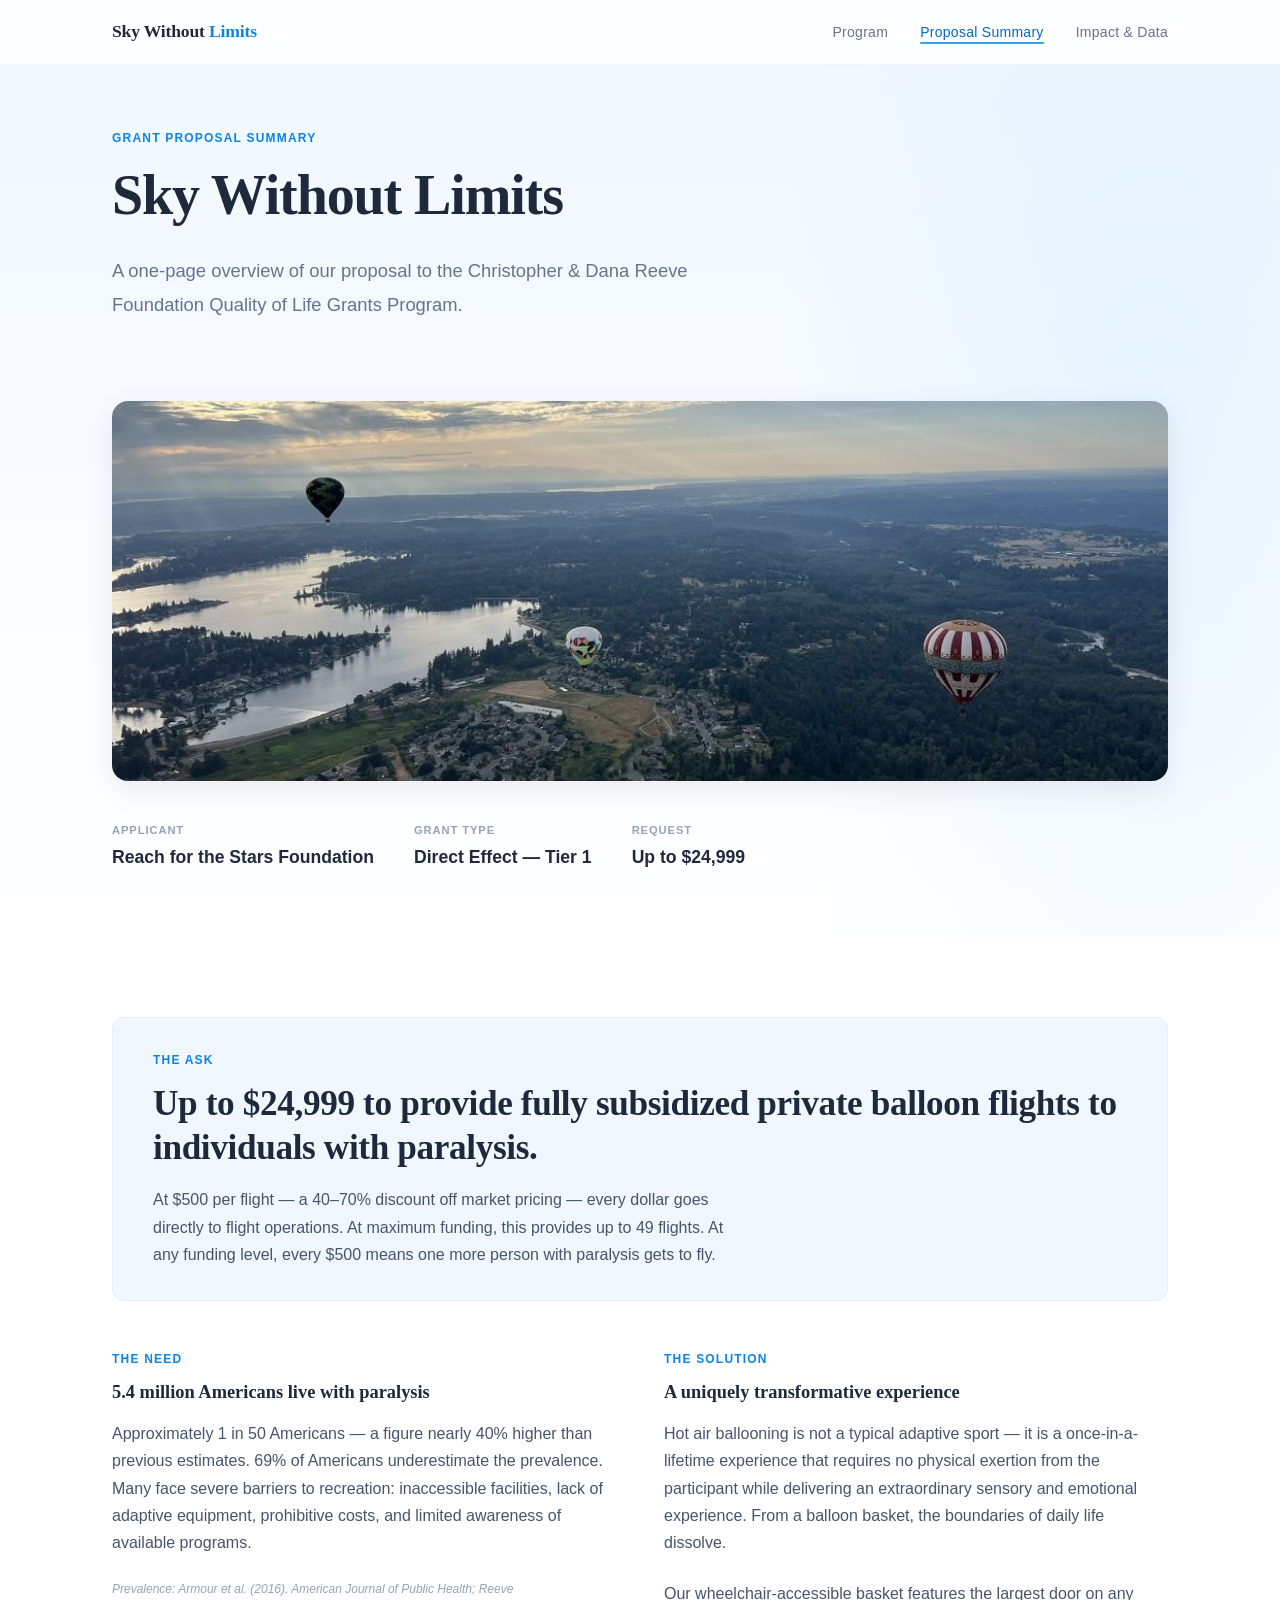
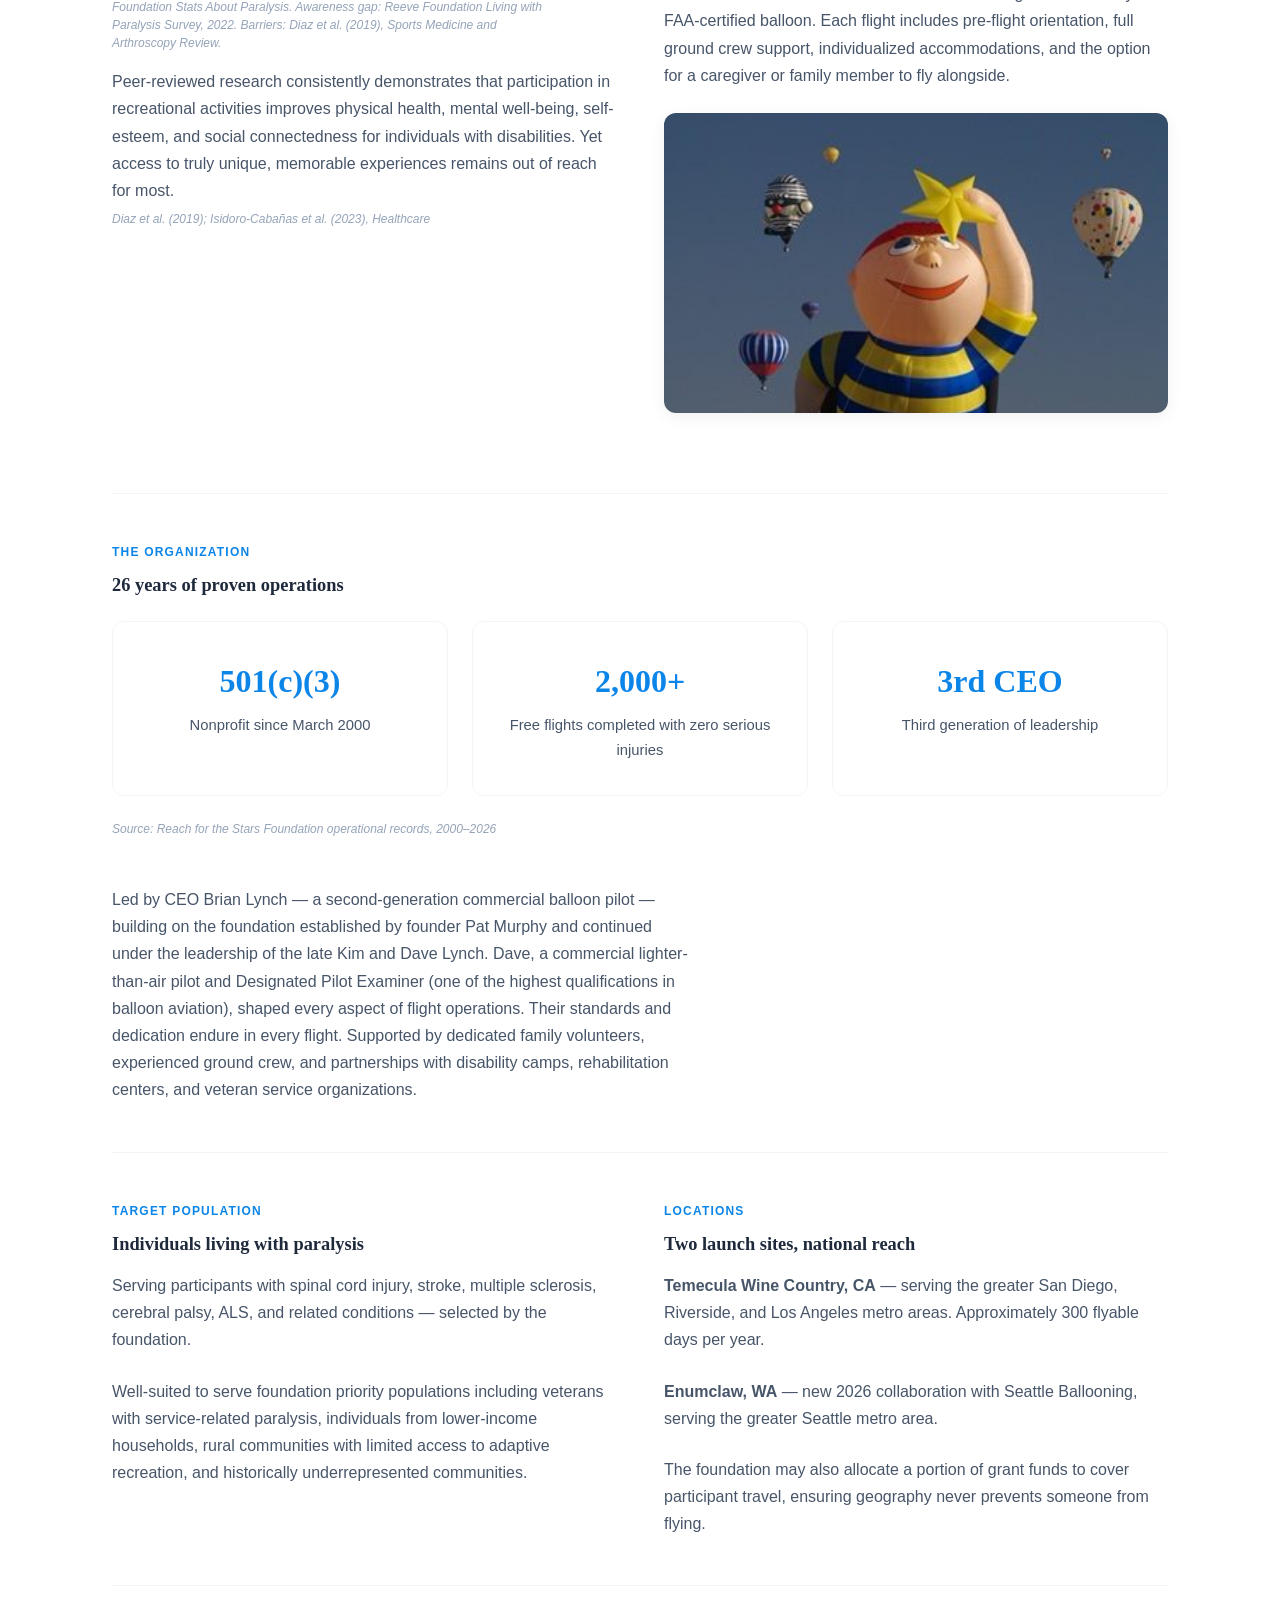
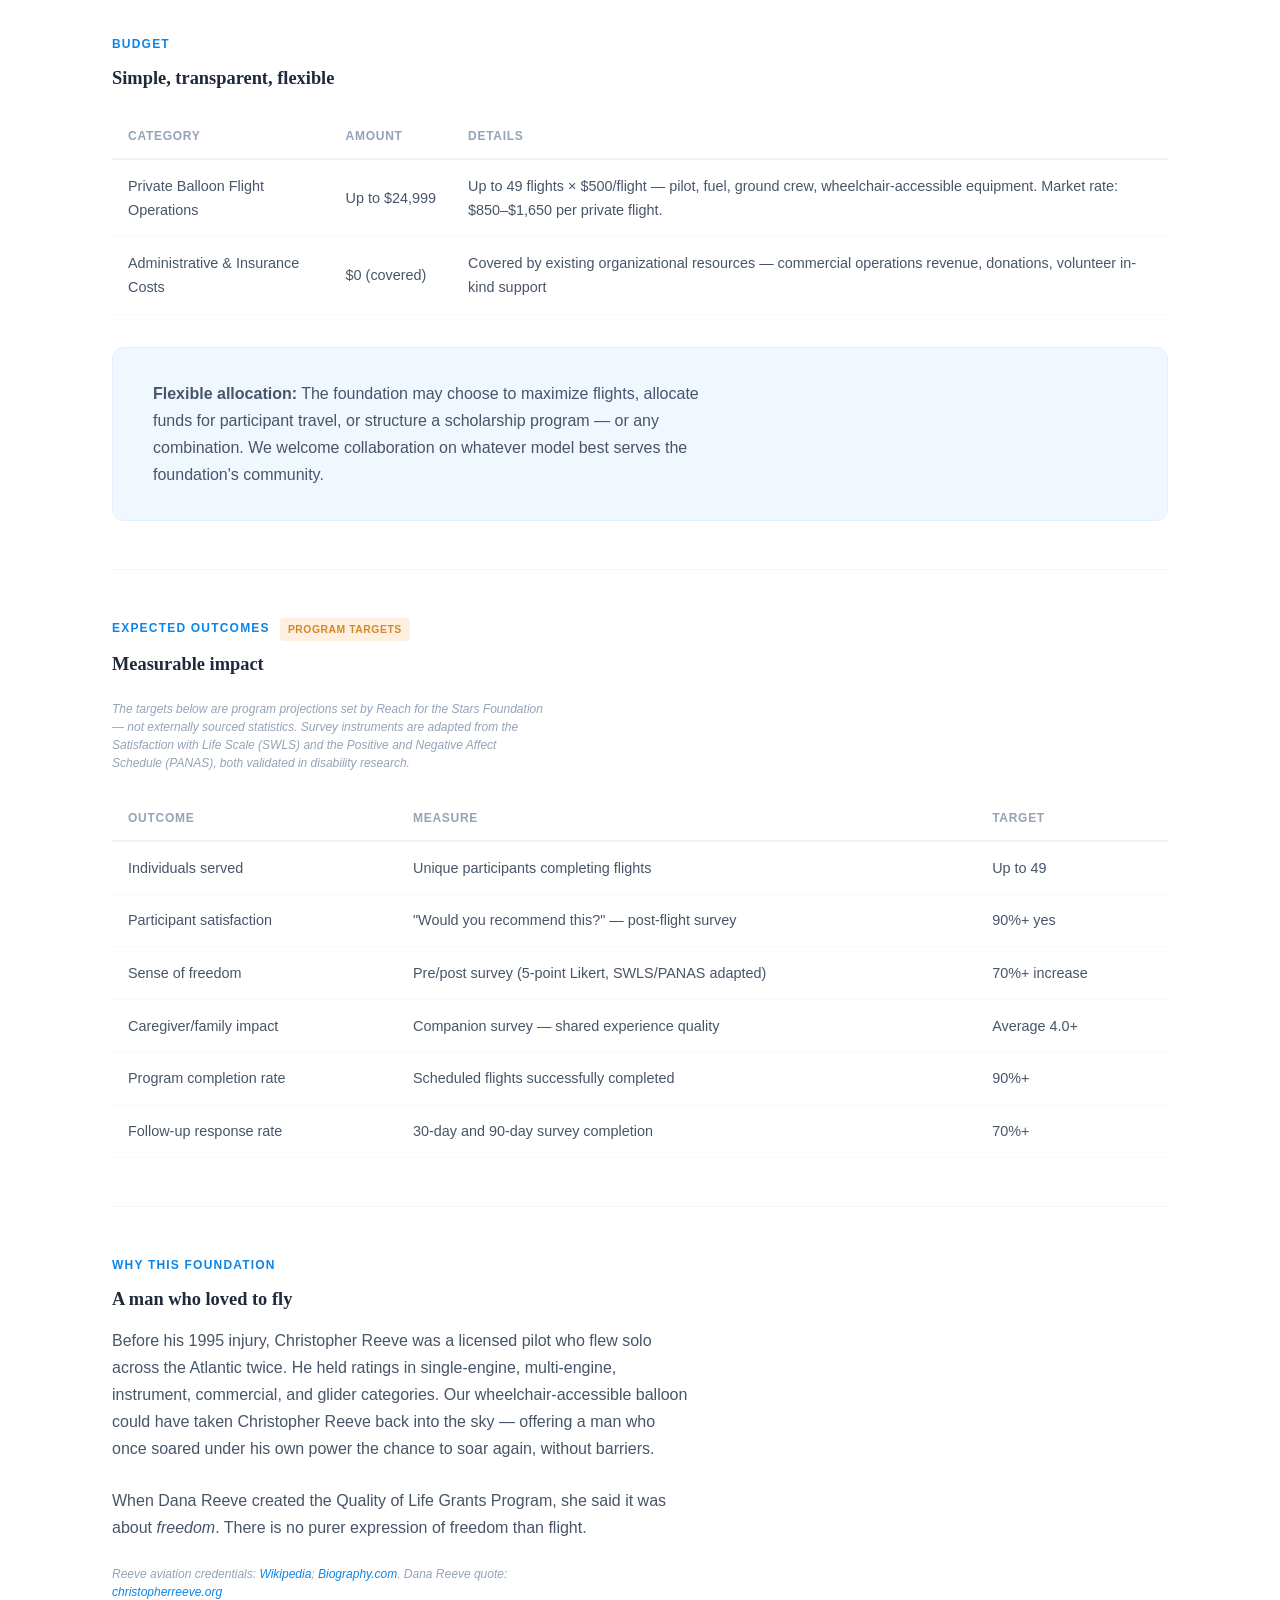
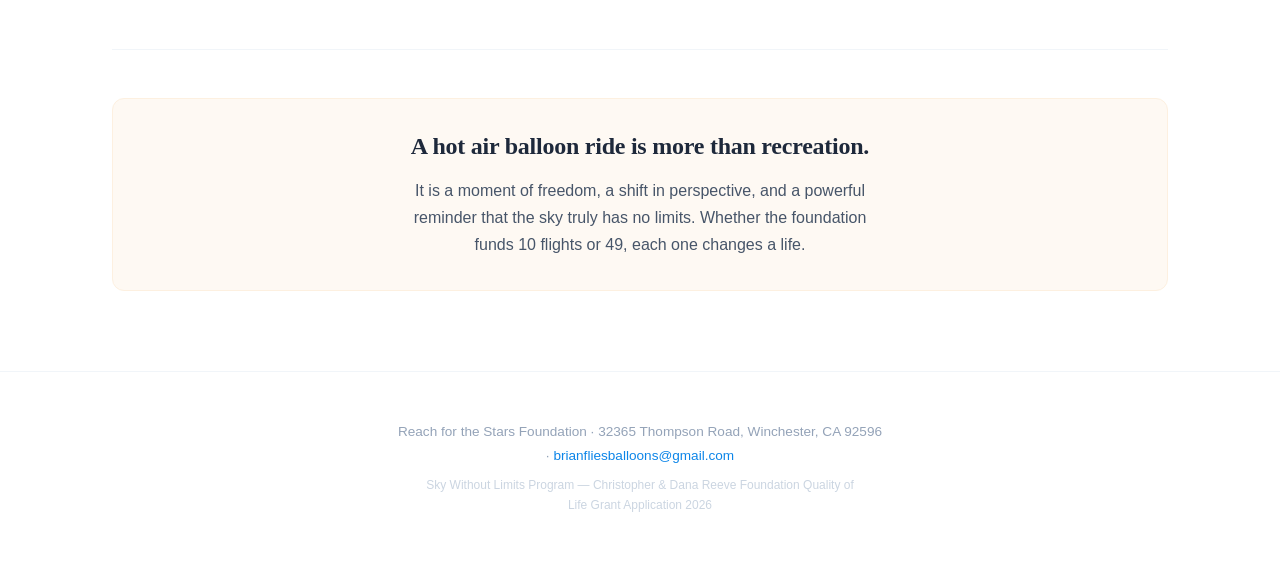
<file: summary.html>
<!DOCTYPE html>
<html lang="en">
<head>
  <meta charset="UTF-8">
  <meta name="viewport" content="width=device-width, initial-scale=1.0">
  <title>Proposal Summary — Sky Without Limits</title>
  <link rel="stylesheet" href="styles.css">
</head>
<body>

<nav>
  <div class="nav-inner">
    <a href="index.html" class="logo">Sky Without <span>Limits</span></a>
    <button class="nav-toggle" onclick="document.querySelector('.nav-links').classList.toggle('open')" aria-label="Toggle navigation">
      <span></span><span></span><span></span>
    </button>
    <ul class="nav-links">
      <li><a href="index.html">Program</a></li>
      <li><a href="summary.html" class="active">Proposal Summary</a></li>
      <li><a href="impact.html">Impact &amp; Data</a></li>
    </ul>
  </div>
</nav>

<!-- ==================== HEADER ==================== -->
<section class="hero" style="padding: 8rem 0 4rem;">
  <div class="container">
    <p class="section-label fade-up">Grant Proposal Summary</p>
    <h1 class="fade-up delay-1">Sky Without Limits</h1>
    <p class="lead fade-up delay-2">A one-page overview of our proposal to the Christopher &amp; Dana Reeve Foundation Quality of Life Grants Program.</p>
    <img src="images/aerial-panoramic.jpg" alt="Aerial view from balloon flight showing three balloons over Washington landscape" class="hero-photo fade-up delay-3" style="max-height: 380px;">
    <div class="hero-meta mt-4 fade-up delay-3">
      <div class="hero-meta-item">
        <span class="label">Applicant</span>
        <span class="value">Reach for the Stars Foundation</span>
      </div>
      <div class="hero-meta-item">
        <span class="label">Grant Type</span>
        <span class="value">Direct Effect — Tier 1</span>
      </div>
      <div class="hero-meta-item">
        <span class="label">Request</span>
        <span class="value">Up to $24,999</span>
      </div>
    </div>
  </div>
</section>

<!-- ==================== THE ASK ==================== -->
<section>
  <div class="container">
    <div class="highlight-box mb-6">
      <p class="section-label">The Ask</p>
      <h2 class="mb-2">Up to $24,999 to provide fully subsidized private balloon flights to individuals with paralysis.</h2>
      <p>At $500 per flight — a 40–70% discount off market pricing — every dollar goes directly to flight operations. At maximum funding, this provides up to 49 flights. At any funding level, every $500 means one more person with paralysis gets to fly.</p>
    </div>

    <!-- KEY SECTIONS -->
    <div class="two-col">
      <div>
        <p class="section-label">The Need</p>
        <h3 class="mb-2">5.4 million Americans live with paralysis</h3>
        <p class="mb-3">Approximately 1 in 50 Americans — a figure nearly 40% higher than previous estimates. 69% of Americans underestimate the prevalence. Many face severe barriers to recreation: inaccessible facilities, lack of adaptive equipment, prohibitive costs, and limited awareness of available programs.</p>
        <p class="source-note mb-2">Prevalence: Armour et al. (2016), <em>American Journal of Public Health</em>; Reeve Foundation Stats About Paralysis. Awareness gap: Reeve Foundation Living with Paralysis Survey, 2022. Barriers: Diaz et al. (2019), <em>Sports Medicine and Arthroscopy Review</em>.</p>
        <p>Peer-reviewed research consistently demonstrates that participation in recreational activities improves physical health, mental well-being, self-esteem, and social connectedness for individuals with disabilities. Yet access to truly unique, memorable experiences remains out of reach for most.</p>
        <p class="source-note">Diaz et al. (2019); Isidoro-Cabañas et al. (2023), <em>Healthcare</em></p>
      </div>
      <div>
        <p class="section-label">The Solution</p>
        <h3 class="mb-2">A uniquely transformative experience</h3>
        <p class="mb-3">Hot air ballooning is not a typical adaptive sport — it is a once-in-a-lifetime experience that requires no physical exertion from the participant while delivering an extraordinary sensory and emotional experience. From a balloon basket, the boundaries of daily life dissolve.</p>
        <p>Our wheelchair-accessible basket features the largest door on any FAA-certified balloon. Each flight includes pre-flight orientation, full ground crew support, individualized accommodations, and the option for a caregiver or family member to fly alongside.</p>
        <div class="photo-inline" style="margin-top: 1.5rem;">
          <img src="images/special-shape-star.jpg" alt="The Reach for the Stars special shape balloon at a festival" style="max-height: 300px;">
        </div>
      </div>
    </div>

    <hr class="divider">

    <!-- ORGANIZATION -->
    <p class="section-label">The Organization</p>
    <h3 class="mb-3">26 years of proven operations</h3>
    <div class="card-grid mb-3">
      <div class="card" style="text-align: center;">
        <div style="font-size: 2rem; font-family: var(--font-serif); font-weight: 600; color: var(--sky-500); margin-bottom: 0.25rem;">501(c)(3)</div>
        <p style="margin: 0 auto;">Nonprofit since March 2000</p>
      </div>
      <div class="card" style="text-align: center;">
        <div style="font-size: 2rem; font-family: var(--font-serif); font-weight: 600; color: var(--sky-500); margin-bottom: 0.25rem;">2,000+</div>
        <p style="margin: 0 auto;">Free flights completed with zero serious injuries</p>
      </div>
      <div class="card" style="text-align: center;">
        <div style="font-size: 2rem; font-family: var(--font-serif); font-weight: 600; color: var(--sky-500); margin-bottom: 0.25rem;">3rd CEO</div>
        <p style="margin: 0 auto;">Third generation of leadership</p>
      </div>
    </div>
    <p class="source-note mb-6">Source: Reach for the Stars Foundation operational records, 2000–2026</p>
    <p>Led by CEO Brian Lynch — a second-generation commercial balloon pilot — building on the foundation established by founder Pat Murphy and continued under the leadership of the late Kim and Dave Lynch. Dave, a commercial lighter-than-air pilot and Designated Pilot Examiner (one of the highest qualifications in balloon aviation), shaped every aspect of flight operations. Their standards and dedication endure in every flight. Supported by dedicated family volunteers, experienced ground crew, and partnerships with disability camps, rehabilitation centers, and veteran service organizations.</p>

    <hr class="divider">

    <!-- POPULATION -->
    <div class="two-col">
      <div>
        <p class="section-label">Target Population</p>
        <h3 class="mb-2">Individuals living with paralysis</h3>
        <p class="mb-3">Serving participants with spinal cord injury, stroke, multiple sclerosis, cerebral palsy, ALS, and related conditions — selected by the foundation.</p>
        <p>Well-suited to serve foundation priority populations including veterans with service-related paralysis, individuals from lower-income households, rural communities with limited access to adaptive recreation, and historically underrepresented communities.</p>
      </div>
      <div>
        <p class="section-label">Locations</p>
        <h3 class="mb-2">Two launch sites, national reach</h3>
        <p class="mb-3"><strong>Temecula Wine Country, CA</strong> — serving the greater San Diego, Riverside, and Los Angeles metro areas. Approximately 300 flyable days per year.</p>
        <p class="mb-3"><strong>Enumclaw, WA</strong> — new 2026 collaboration with Seattle Ballooning, serving the greater Seattle metro area.</p>
        <p>The foundation may also allocate a portion of grant funds to cover participant travel, ensuring geography never prevents someone from flying.</p>
      </div>
    </div>

    <hr class="divider">

    <!-- BUDGET -->
    <p class="section-label">Budget</p>
    <h3 class="mb-3">Simple, transparent, flexible</h3>
    <table class="clean-table mb-4">
      <thead>
        <tr>
          <th>Category</th>
          <th>Amount</th>
          <th>Details</th>
        </tr>
      </thead>
      <tbody>
        <tr>
          <td>Private Balloon Flight Operations</td>
          <td style="white-space: nowrap;">Up to $24,999</td>
          <td>Up to 49 flights &times; $500/flight — pilot, fuel, ground crew, wheelchair-accessible equipment. Market rate: $850–$1,650 per private flight.</td>
        </tr>
        <tr>
          <td>Administrative &amp; Insurance Costs</td>
          <td style="white-space: nowrap;">$0 (covered)</td>
          <td>Covered by existing organizational resources — commercial operations revenue, donations, volunteer in-kind support</td>
        </tr>
      </tbody>
    </table>
    <div class="highlight-box">
      <p><strong>Flexible allocation:</strong> The foundation may choose to maximize flights, allocate funds for participant travel, or structure a scholarship program — or any combination. We welcome collaboration on whatever model best serves the foundation's community.</p>
    </div>

    <hr class="divider">

    <!-- OUTCOMES -->
    <p class="section-label">Expected Outcomes <span class="projected-label">Program Targets</span></p>
    <h3 class="mb-3">Measurable impact</h3>
    <p class="source-note mb-3">The targets below are program projections set by Reach for the Stars Foundation — not externally sourced statistics. Survey instruments are adapted from the Satisfaction with Life Scale (SWLS) and the Positive and Negative Affect Schedule (PANAS), both validated in disability research.</p>
    <table class="clean-table mb-4">
      <thead>
        <tr>
          <th>Outcome</th>
          <th>Measure</th>
          <th>Target</th>
        </tr>
      </thead>
      <tbody>
        <tr>
          <td>Individuals served</td>
          <td>Unique participants completing flights</td>
          <td>Up to 49</td>
        </tr>
        <tr>
          <td>Participant satisfaction</td>
          <td>"Would you recommend this?" — post-flight survey</td>
          <td>90%+ yes</td>
        </tr>
        <tr>
          <td>Sense of freedom</td>
          <td>Pre/post survey (5-point Likert, SWLS/PANAS adapted)</td>
          <td>70%+ increase</td>
        </tr>
        <tr>
          <td>Caregiver/family impact</td>
          <td>Companion survey — shared experience quality</td>
          <td>Average 4.0+</td>
        </tr>
        <tr>
          <td>Program completion rate</td>
          <td>Scheduled flights successfully completed</td>
          <td>90%+</td>
        </tr>
        <tr>
          <td>Follow-up response rate</td>
          <td>30-day and 90-day survey completion</td>
          <td>70%+</td>
        </tr>
      </tbody>
    </table>

    <hr class="divider">

    <!-- REEVE CONNECTION -->
    <p class="section-label">Why This Foundation</p>
    <h3 class="mb-2">A man who loved to fly</h3>
    <p class="mb-3">Before his 1995 injury, Christopher Reeve was a licensed pilot who flew solo across the Atlantic twice. He held ratings in single-engine, multi-engine, instrument, commercial, and glider categories. Our wheelchair-accessible balloon could have taken Christopher Reeve back into the sky — offering a man who once soared under his own power the chance to soar again, without barriers.</p>
    <p class="mb-3">When Dana Reeve created the Quality of Life Grants Program, she said it was about <em>freedom</em>. There is no purer expression of freedom than flight.</p>
    <p class="source-note mb-6">Reeve aviation credentials: <a href="https://en.wikipedia.org/wiki/Christopher_Reeve">Wikipedia</a>; <a href="https://www.biography.com/actors/christopher-reeve-horseback-riding-accident">Biography.com</a>. Dana Reeve quote: <a href="https://www.christopherreeve.org/todays-care/paralysis-help-overview/dana-reeve/">christopherreeve.org</a></p>

    <hr class="divider">

    <!-- CLOSING -->
    <div class="highlight-box warm text-center">
      <h2 class="mb-2" style="font-size: 1.5rem;">A hot air balloon ride is more than recreation.</h2>
      <p style="max-width: 55ch; margin: 0 auto;">It is a moment of freedom, a shift in perspective, and a powerful reminder that the sky truly has no limits. Whether the foundation funds 10 flights or 49, each one changes a life.</p>
    </div>
  </div>
</section>

<footer>
  <div class="container">
    <p>Reach for the Stars Foundation &middot; 32365 Thompson Road, Winchester, CA 92596 &middot; <a href="mailto:brianfliesballoons@gmail.com">brianfliesballoons@gmail.com</a></p>
    <p class="mt-1" style="font-size: 0.75rem; color: var(--slate-300);">Sky Without Limits Program — Christopher &amp; Dana Reeve Foundation Quality of Life Grant Application 2026</p>
  </div>
</footer>

</body>
</html>
</file>
<file: styles.css>
/* ============================================
   SKY WITHOUT LIMITS — Design System
   Light, airy, minimal with maximal information
   ============================================ */

/* Reset & Base */
*, *::before, *::after { box-sizing: border-box; margin: 0; padding: 0; }

:root {
  --sky-50: #f0f7ff;
  --sky-100: #e0efff;
  --sky-200: #b9dcfe;
  --sky-300: #7cc2fd;
  --sky-400: #36a3f7;
  --sky-500: #0c85e8;
  --sky-600: #0068c6;
  --sky-700: #0153a1;
  --warm-50: #fef9f3;
  --warm-100: #fdf0e0;
  --warm-200: #f9dbb8;
  --warm-400: #e8a84c;
  --warm-500: #d4882a;
  --slate-50: #f8fafc;
  --slate-100: #f1f5f9;
  --slate-200: #e2e8f0;
  --slate-300: #cbd5e1;
  --slate-400: #94a3b8;
  --slate-500: #64748b;
  --slate-600: #475569;
  --slate-700: #334155;
  --slate-800: #1e293b;
  --slate-900: #0f172a;
  --white: #ffffff;
  --font-sans: 'Inter', -apple-system, BlinkMacSystemFont, 'Segoe UI', sans-serif;
  --font-serif: 'Playfair Display', Georgia, serif;
  --max-width: 1120px;
  --transition: 0.3s cubic-bezier(0.4, 0, 0.2, 1);
}

@import url('https://fonts.googleapis.com/css2?family=Inter:wght@300;400;500;600;700&family=Playfair+Display:ital,wght@0,400;0,600;1,400&display=swap');

html { scroll-behavior: smooth; }

body {
  font-family: var(--font-sans);
  color: var(--slate-700);
  line-height: 1.7;
  font-size: 16px;
  background: var(--white);
  -webkit-font-smoothing: antialiased;
}

/* ---- Navigation ---- */
nav {
  position: fixed;
  top: 0;
  left: 0;
  right: 0;
  z-index: 100;
  background: rgba(255, 255, 255, 0.92);
  backdrop-filter: blur(12px);
  -webkit-backdrop-filter: blur(12px);
  border-bottom: 1px solid var(--slate-100);
  transition: var(--transition);
}

nav .nav-inner {
  max-width: var(--max-width);
  margin: 0 auto;
  padding: 0 2rem;
  display: flex;
  align-items: center;
  justify-content: space-between;
  height: 64px;
}

nav .logo {
  font-family: var(--font-serif);
  font-size: 1.1rem;
  font-weight: 600;
  color: var(--slate-800);
  text-decoration: none;
  letter-spacing: -0.01em;
}

nav .logo span { color: var(--sky-500); }

nav .nav-links {
  display: flex;
  gap: 2rem;
  list-style: none;
}

nav .nav-links a {
  text-decoration: none;
  color: var(--slate-500);
  font-size: 0.875rem;
  font-weight: 500;
  letter-spacing: 0.02em;
  transition: var(--transition);
  position: relative;
}

nav .nav-links a:hover,
nav .nav-links a.active {
  color: var(--sky-600);
}

nav .nav-links a.active::after {
  content: '';
  position: absolute;
  bottom: -4px;
  left: 0;
  right: 0;
  height: 2px;
  background: var(--sky-400);
  border-radius: 1px;
}

/* Mobile nav toggle */
.nav-toggle {
  display: none;
  background: none;
  border: none;
  cursor: pointer;
  padding: 0.5rem;
}

.nav-toggle span {
  display: block;
  width: 20px;
  height: 2px;
  background: var(--slate-600);
  margin: 4px 0;
  transition: var(--transition);
}

/* ---- Layout ---- */
.container {
  max-width: var(--max-width);
  margin: 0 auto;
  padding: 0 2rem;
}

section {
  padding: 5rem 0;
}

/* ---- Typography ---- */
h1, h2, h3 {
  font-family: var(--font-serif);
  color: var(--slate-800);
  line-height: 1.25;
}

h1 {
  font-size: clamp(2.2rem, 4.5vw, 3.5rem);
  font-weight: 600;
  letter-spacing: -0.02em;
}

h2 {
  font-size: clamp(1.6rem, 3vw, 2.2rem);
  font-weight: 600;
  letter-spacing: -0.01em;
}

h3 {
  font-size: 1.15rem;
  font-weight: 600;
}

p {
  color: var(--slate-600);
  max-width: 65ch;
}

.lead {
  font-size: 1.15rem;
  line-height: 1.8;
  color: var(--slate-500);
}

.section-label {
  font-size: 0.75rem;
  font-weight: 600;
  letter-spacing: 0.1em;
  text-transform: uppercase;
  color: var(--sky-500);
  margin-bottom: 0.75rem;
}

/* ---- Hero ---- */
.hero {
  padding: 10rem 0 6rem;
  background: linear-gradient(180deg, var(--sky-50) 0%, var(--white) 100%);
  position: relative;
  overflow: hidden;
}

.hero::before {
  content: '';
  position: absolute;
  top: -50%;
  right: -20%;
  width: 60%;
  height: 200%;
  background: radial-gradient(ellipse, rgba(124, 194, 253, 0.12) 0%, transparent 70%);
  pointer-events: none;
}

.hero h1 {
  margin-bottom: 1.5rem;
}

.hero h1 em {
  font-style: italic;
  color: var(--sky-500);
}

.hero .lead {
  margin-bottom: 2.5rem;
}

.hero-meta {
  display: flex;
  gap: 2.5rem;
  flex-wrap: wrap;
}

.hero-meta-item {
  display: flex;
  flex-direction: column;
  gap: 0.2rem;
}

.hero-meta-item .label {
  font-size: 0.7rem;
  font-weight: 600;
  letter-spacing: 0.08em;
  text-transform: uppercase;
  color: var(--slate-400);
}

.hero-meta-item .value {
  font-size: 1.1rem;
  font-weight: 600;
  color: var(--slate-800);
}

/* ---- Cards ---- */
.card-grid {
  display: grid;
  grid-template-columns: repeat(auto-fit, minmax(300px, 1fr));
  gap: 1.5rem;
}

.card {
  background: var(--white);
  border: 1px solid var(--slate-100);
  border-radius: 12px;
  padding: 2rem;
  transition: var(--transition);
}

.card:hover {
  border-color: var(--sky-200);
  box-shadow: 0 4px 24px rgba(12, 133, 232, 0.06);
}

.card-icon {
  width: 44px;
  height: 44px;
  border-radius: 10px;
  background: var(--sky-50);
  display: flex;
  align-items: center;
  justify-content: center;
  margin-bottom: 1.25rem;
  font-size: 1.3rem;
}

.card h3 { margin-bottom: 0.6rem; }
.card p { font-size: 0.925rem; }

/* ---- Stats ---- */
.stat-grid {
  display: grid;
  grid-template-columns: repeat(auto-fit, minmax(200px, 1fr));
  gap: 1.5rem;
}

.stat {
  text-align: center;
  padding: 2rem 1rem;
}

.stat .number {
  font-family: var(--font-serif);
  font-size: 2.8rem;
  font-weight: 600;
  color: var(--sky-500);
  line-height: 1;
  margin-bottom: 0.5rem;
}

.stat .label {
  font-size: 0.85rem;
  color: var(--slate-500);
  line-height: 1.4;
}

/* ---- Testimonials ---- */
.testimonial {
  border-left: 3px solid var(--sky-200);
  padding: 1.5rem 0 1.5rem 2rem;
  margin-bottom: 2.5rem;
}

.testimonial blockquote {
  font-family: var(--font-serif);
  font-size: 1.1rem;
  font-style: italic;
  color: var(--slate-700);
  line-height: 1.8;
  margin-bottom: 1rem;
  max-width: 60ch;
}

.testimonial cite {
  font-style: normal;
  font-family: var(--font-sans);
  font-size: 0.85rem;
  font-weight: 500;
  color: var(--slate-500);
}

/* ---- Timeline ---- */
.timeline {
  position: relative;
  padding-left: 2rem;
}

.timeline::before {
  content: '';
  position: absolute;
  left: 0;
  top: 0.5rem;
  bottom: 0.5rem;
  width: 2px;
  background: var(--sky-200);
}

.timeline-item {
  position: relative;
  padding-bottom: 2.5rem;
}

.timeline-item::before {
  content: '';
  position: absolute;
  left: -2rem;
  top: 0.35rem;
  width: 10px;
  height: 10px;
  border-radius: 50%;
  background: var(--sky-400);
  border: 2px solid var(--white);
  transform: translateX(-4px);
}

.timeline-item h3 { margin-bottom: 0.4rem; }
.timeline-item p { font-size: 0.925rem; }

/* ---- Data Bars ---- */
.data-bar-group {
  display: flex;
  flex-direction: column;
  gap: 1.25rem;
}

.data-bar-item {
  display: flex;
  flex-direction: column;
  gap: 0.4rem;
}

.data-bar-label {
  display: flex;
  justify-content: space-between;
  font-size: 0.85rem;
}

.data-bar-label span:first-child { color: var(--slate-600); font-weight: 500; }
.data-bar-label span:last-child { color: var(--slate-500); }

.data-bar {
  height: 8px;
  background: var(--slate-100);
  border-radius: 4px;
  overflow: hidden;
}

.data-bar-fill {
  height: 100%;
  border-radius: 4px;
  background: linear-gradient(90deg, var(--sky-400), var(--sky-300));
  transition: width 1.2s cubic-bezier(0.4, 0, 0.2, 1);
  width: 0;
}

.data-bar-fill.animate { width: var(--target-width); }

/* ---- Tables ---- */
.clean-table {
  width: 100%;
  border-collapse: collapse;
  font-size: 0.9rem;
}

.clean-table thead th {
  text-align: left;
  padding: 0.75rem 1rem;
  font-size: 0.75rem;
  font-weight: 600;
  letter-spacing: 0.06em;
  text-transform: uppercase;
  color: var(--slate-400);
  border-bottom: 2px solid var(--slate-100);
}

.clean-table tbody td {
  padding: 0.85rem 1rem;
  border-bottom: 1px solid var(--slate-50);
  color: var(--slate-600);
}

.clean-table tbody tr:hover { background: var(--sky-50); }

/* ---- Comparison ---- */
.comparison {
  display: grid;
  grid-template-columns: 1fr auto 1fr;
  gap: 2rem;
  align-items: center;
}

.comparison-item {
  text-align: center;
  padding: 2rem;
}

.comparison-vs {
  font-family: var(--font-serif);
  font-size: 1.2rem;
  color: var(--slate-300);
  font-style: italic;
}

.price-tag {
  font-family: var(--font-serif);
  font-size: 2.5rem;
  font-weight: 600;
  line-height: 1;
  margin-bottom: 0.5rem;
}

.price-tag.market { color: var(--slate-400); text-decoration: line-through; text-decoration-color: var(--slate-300); }
.price-tag.grant { color: var(--sky-500); }

/* ---- Highlight Box ---- */
.highlight-box {
  background: var(--sky-50);
  border: 1px solid var(--sky-100);
  border-radius: 12px;
  padding: 2rem 2.5rem;
}

.highlight-box.warm {
  background: var(--warm-50);
  border-color: var(--warm-100);
}

/* ---- Footer ---- */
footer {
  padding: 3rem 0;
  border-top: 1px solid var(--slate-100);
  text-align: center;
}

footer p {
  font-size: 0.85rem;
  color: var(--slate-400);
  margin: 0 auto;
}

footer a {
  color: var(--sky-500);
  text-decoration: none;
}

/* ---- Utilities ---- */
.text-center { text-align: center; }
.mx-auto { margin-left: auto; margin-right: auto; }
.mt-1 { margin-top: 0.5rem; }
.mt-2 { margin-top: 1rem; }
.mt-3 { margin-top: 1.5rem; }
.mt-4 { margin-top: 2rem; }
.mt-6 { margin-top: 3rem; }
.mb-1 { margin-bottom: 0.5rem; }
.mb-2 { margin-bottom: 1rem; }
.mb-3 { margin-bottom: 1.5rem; }
.mb-4 { margin-bottom: 2rem; }
.mb-6 { margin-bottom: 3rem; }
.gap-section { padding: 6rem 0; }
.bg-soft { background: var(--slate-50); }
.bg-sky { background: var(--sky-50); }

.divider {
  border: none;
  height: 1px;
  background: var(--slate-100);
  margin: 3rem 0;
}

.two-col {
  display: grid;
  grid-template-columns: 1fr 1fr;
  gap: 3rem;
  align-items: start;
}

.badge {
  display: inline-block;
  padding: 0.3rem 0.8rem;
  border-radius: 99px;
  font-size: 0.75rem;
  font-weight: 600;
  letter-spacing: 0.03em;
}

.badge-sky { background: var(--sky-100); color: var(--sky-600); }
.badge-warm { background: var(--warm-100); color: var(--warm-500); }

/* ---- Donut Chart (CSS) ---- */
.donut-chart {
  width: 180px;
  height: 180px;
  border-radius: 50%;
  position: relative;
  display: flex;
  align-items: center;
  justify-content: center;
  margin: 0 auto;
}

.donut-chart .center-label {
  position: absolute;
  text-align: center;
}

.donut-chart .center-label .number {
  font-family: var(--font-serif);
  font-size: 1.8rem;
  font-weight: 600;
  color: var(--slate-800);
  line-height: 1;
}

.donut-chart .center-label .text {
  font-size: 0.7rem;
  color: var(--slate-400);
  text-transform: uppercase;
  letter-spacing: 0.06em;
}

/* ---- Responsive ---- */
@media (max-width: 768px) {
  .hero { padding: 7rem 0 4rem; }
  section { padding: 3.5rem 0; }
  .two-col { grid-template-columns: 1fr; gap: 2rem; }
  .comparison { grid-template-columns: 1fr; gap: 1rem; }
  .comparison-vs { display: none; }
  .stat-grid { grid-template-columns: repeat(2, 1fr); }
  .card-grid { grid-template-columns: 1fr; }

  .nav-toggle { display: block; }
  nav .nav-links {
    display: none;
    position: absolute;
    top: 64px;
    left: 0;
    right: 0;
    background: var(--white);
    flex-direction: column;
    padding: 1rem 2rem 1.5rem;
    border-bottom: 1px solid var(--slate-100);
    gap: 1rem;
  }
  nav .nav-links.open { display: flex; }
}

/* ---- Source Citations ---- */
.source-note {
  font-size: 0.75rem;
  color: var(--slate-400);
  font-style: italic;
  margin-top: 0.35rem;
  line-height: 1.5;
}

.source-note a {
  color: var(--sky-500);
  text-decoration: none;
}

.source-note a:hover { text-decoration: underline; }

.projected-label {
  display: inline-block;
  padding: 0.15rem 0.5rem;
  border-radius: 4px;
  font-size: 0.65rem;
  font-weight: 600;
  letter-spacing: 0.05em;
  text-transform: uppercase;
  background: var(--warm-100);
  color: var(--warm-500);
  vertical-align: middle;
  margin-left: 0.35rem;
}

.sourced-label {
  display: inline-block;
  padding: 0.15rem 0.5rem;
  border-radius: 4px;
  font-size: 0.65rem;
  font-weight: 600;
  letter-spacing: 0.05em;
  text-transform: uppercase;
  background: var(--sky-100);
  color: var(--sky-600);
  vertical-align: middle;
  margin-left: 0.35rem;
}

/* ---- Photo Styles ---- */
.hero-photo {
  width: 100%;
  max-height: 520px;
  object-fit: cover;
  border-radius: 16px;
  margin-top: 2.5rem;
  box-shadow: 0 8px 30px rgba(0, 0, 0, 0.08);
}

.photo-grid {
  display: grid;
  grid-template-columns: repeat(auto-fit, minmax(280px, 1fr));
  gap: 1.25rem;
  margin-top: 2rem;
}

.photo-card {
  border-radius: 12px;
  overflow: hidden;
  position: relative;
  box-shadow: 0 4px 16px rgba(0, 0, 0, 0.06);
  transition: transform var(--transition), box-shadow var(--transition);
}

.photo-card:hover {
  transform: translateY(-4px);
  box-shadow: 0 12px 32px rgba(0, 0, 0, 0.1);
}

.photo-card img {
  width: 100%;
  height: 280px;
  object-fit: cover;
  display: block;
}

.photo-card .photo-caption {
  padding: 0.75rem 1rem;
  background: var(--white);
  font-size: 0.8rem;
  color: var(--slate-500);
  text-align: center;
}

.photo-feature {
  display: grid;
  grid-template-columns: 1fr 1fr;
  gap: 2rem;
  align-items: center;
  margin: 2.5rem 0;
}

.photo-feature img {
  width: 100%;
  border-radius: 12px;
  box-shadow: 0 8px 24px rgba(0, 0, 0, 0.08);
}

.photo-feature .photo-text {
  padding: 1rem 0;
}

.photo-feature.reverse {
  direction: rtl;
}

.photo-feature.reverse > * {
  direction: ltr;
}

.photo-inline {
  border-radius: 12px;
  overflow: hidden;
  margin: 2rem 0;
  box-shadow: 0 4px 16px rgba(0, 0, 0, 0.06);
}

.photo-inline img {
  width: 100%;
  max-height: 400px;
  object-fit: cover;
  display: block;
}

@media (max-width: 768px) {
  .photo-feature {
    grid-template-columns: 1fr;
    gap: 1.25rem;
  }
  .photo-feature.reverse { direction: ltr; }
  .photo-card img { height: 220px; }
  .hero-photo { max-height: 300px; }
}

/* ---- Animations ---- */
@keyframes fadeUp {
  from { opacity: 0; transform: translateY(20px); }
  to { opacity: 1; transform: translateY(0); }
}

.fade-up {
  opacity: 0;
  animation: fadeUp 0.6s ease forwards;
}

.fade-up.delay-1 { animation-delay: 0.1s; }
.fade-up.delay-2 { animation-delay: 0.2s; }
.fade-up.delay-3 { animation-delay: 0.3s; }
.fade-up.delay-4 { animation-delay: 0.4s; }
</file>
